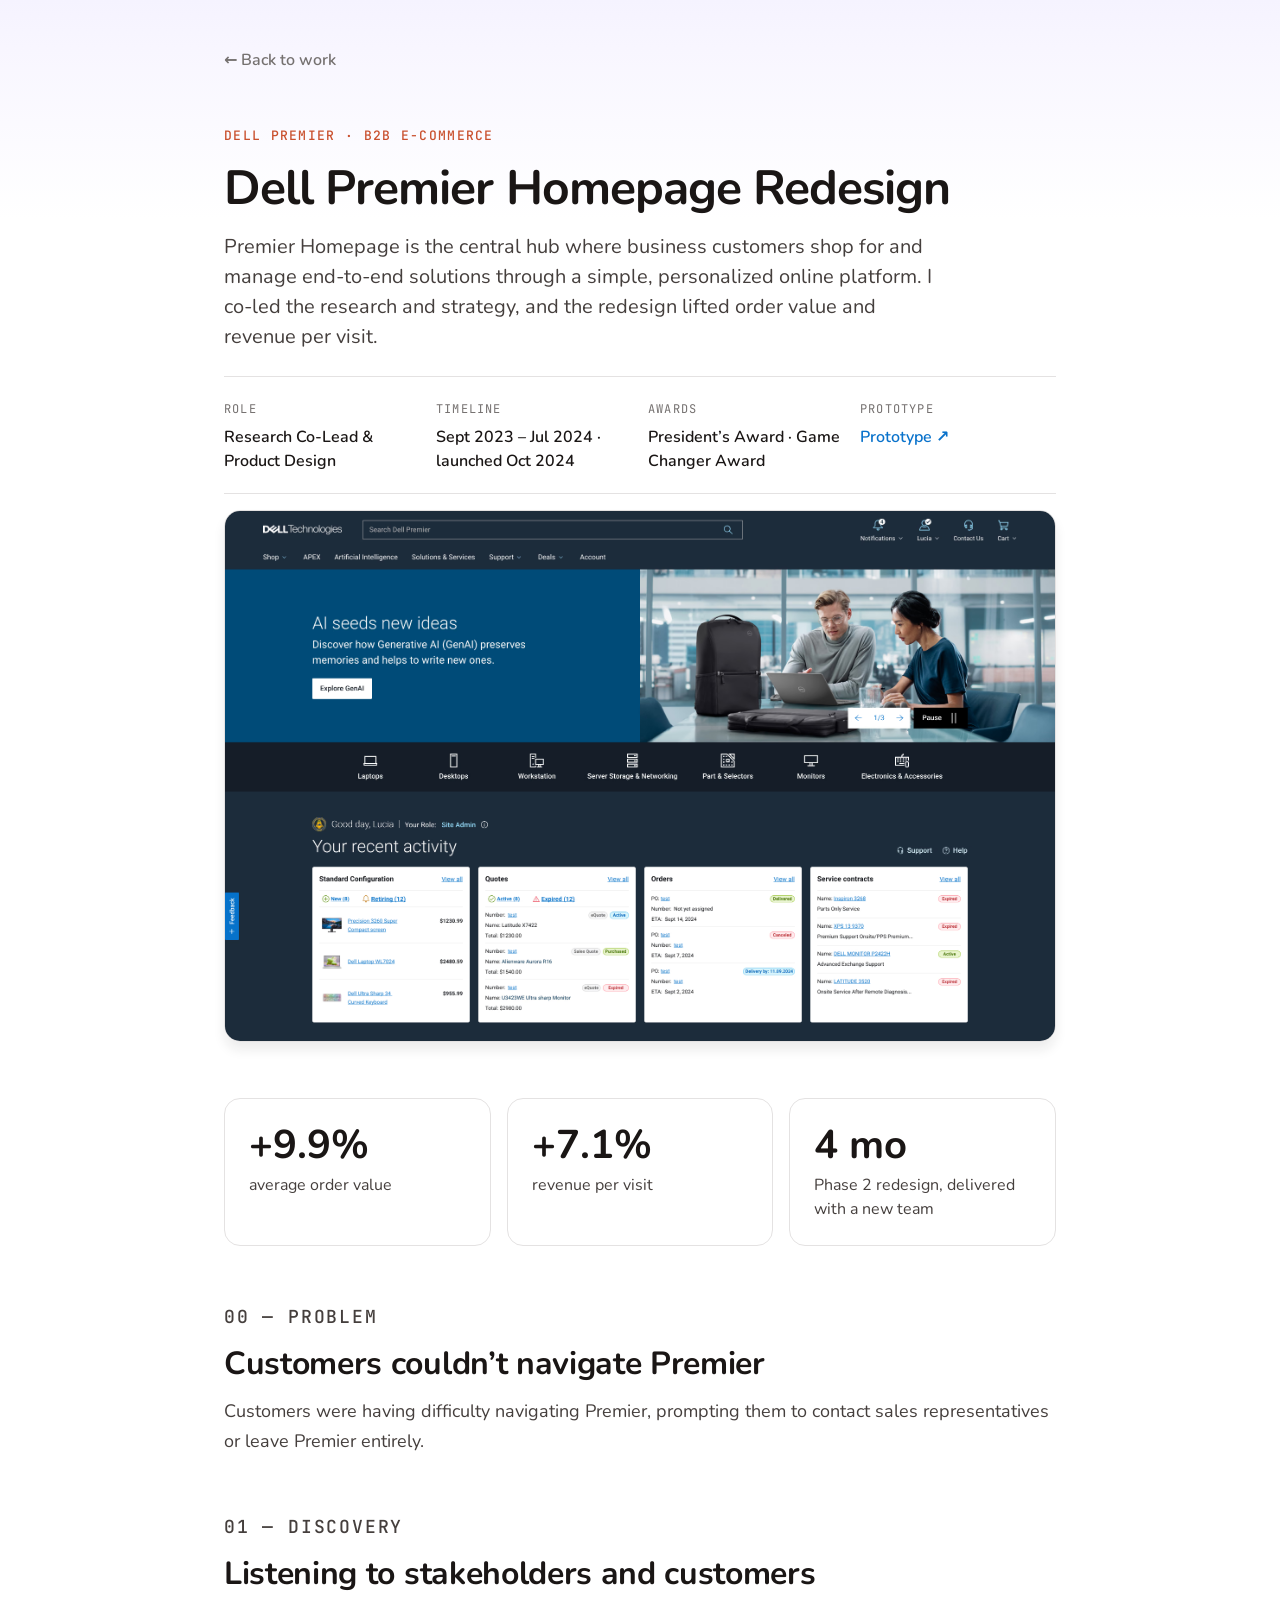
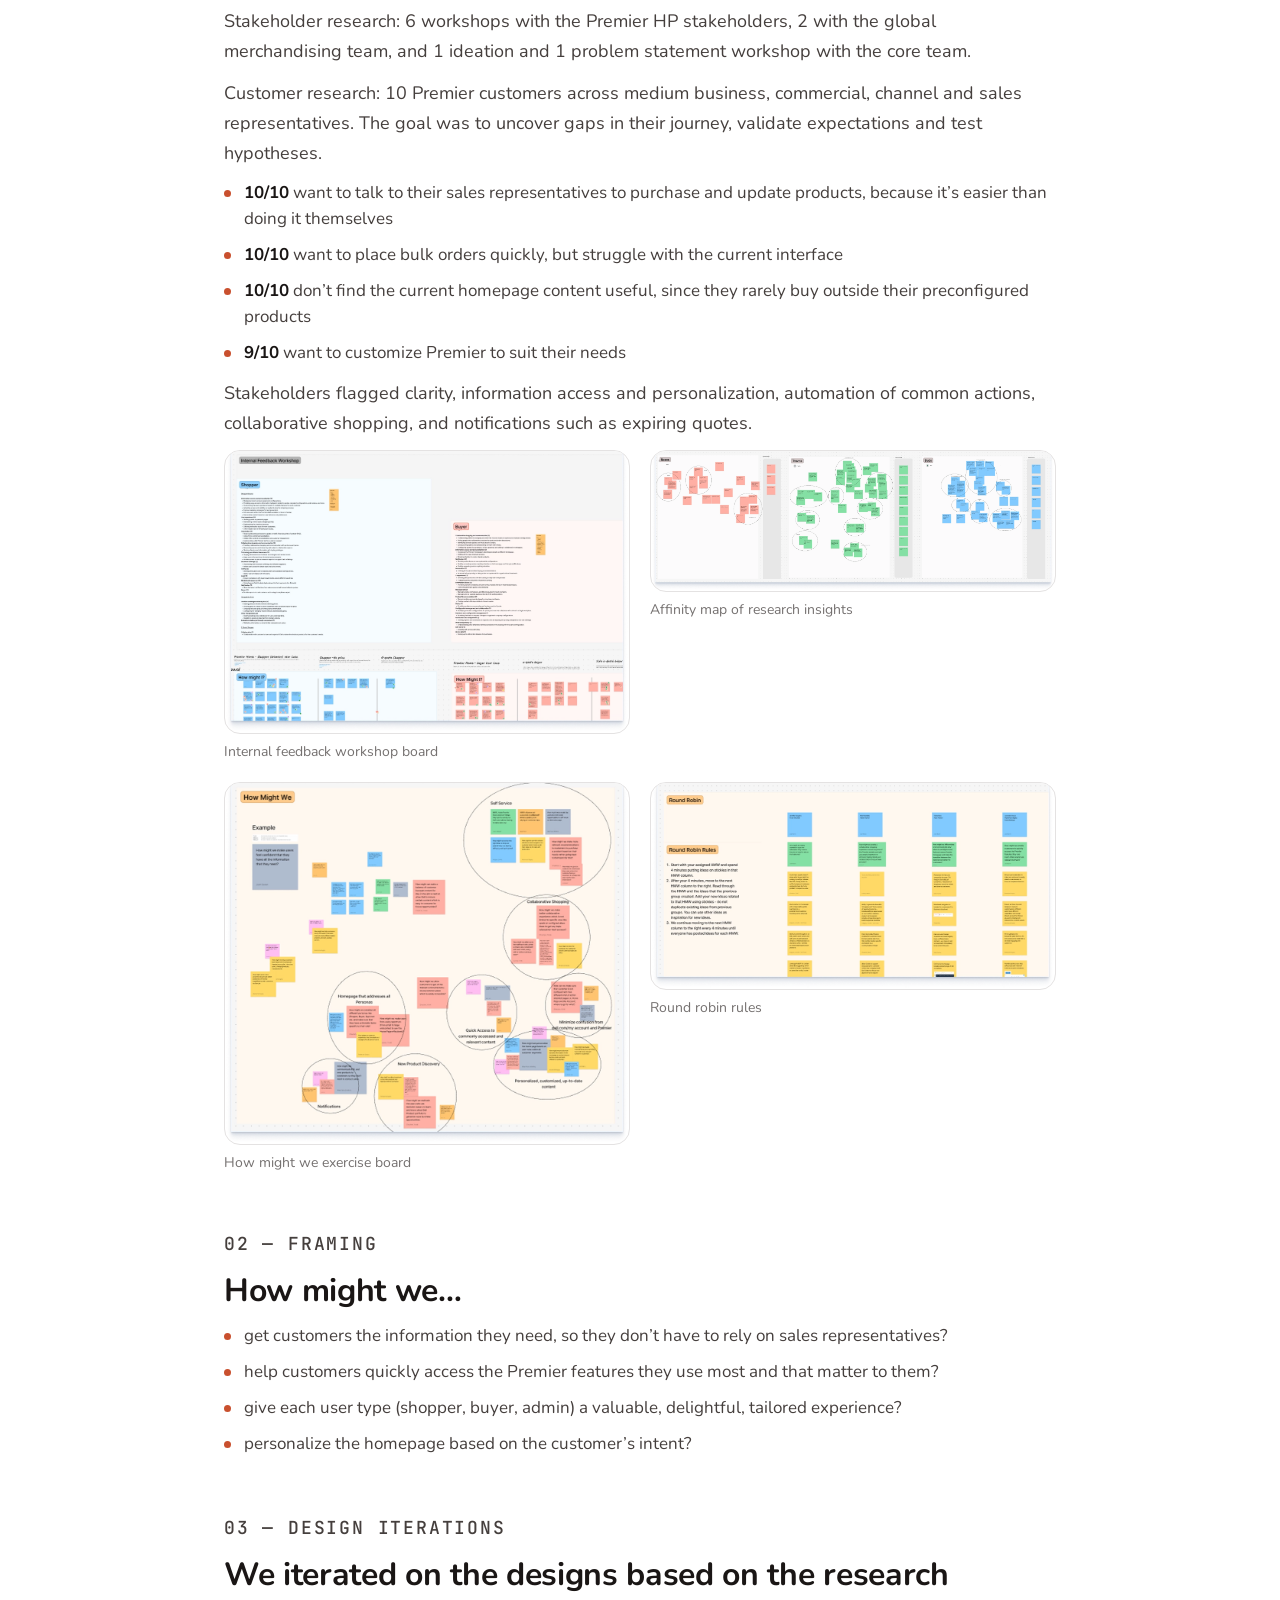
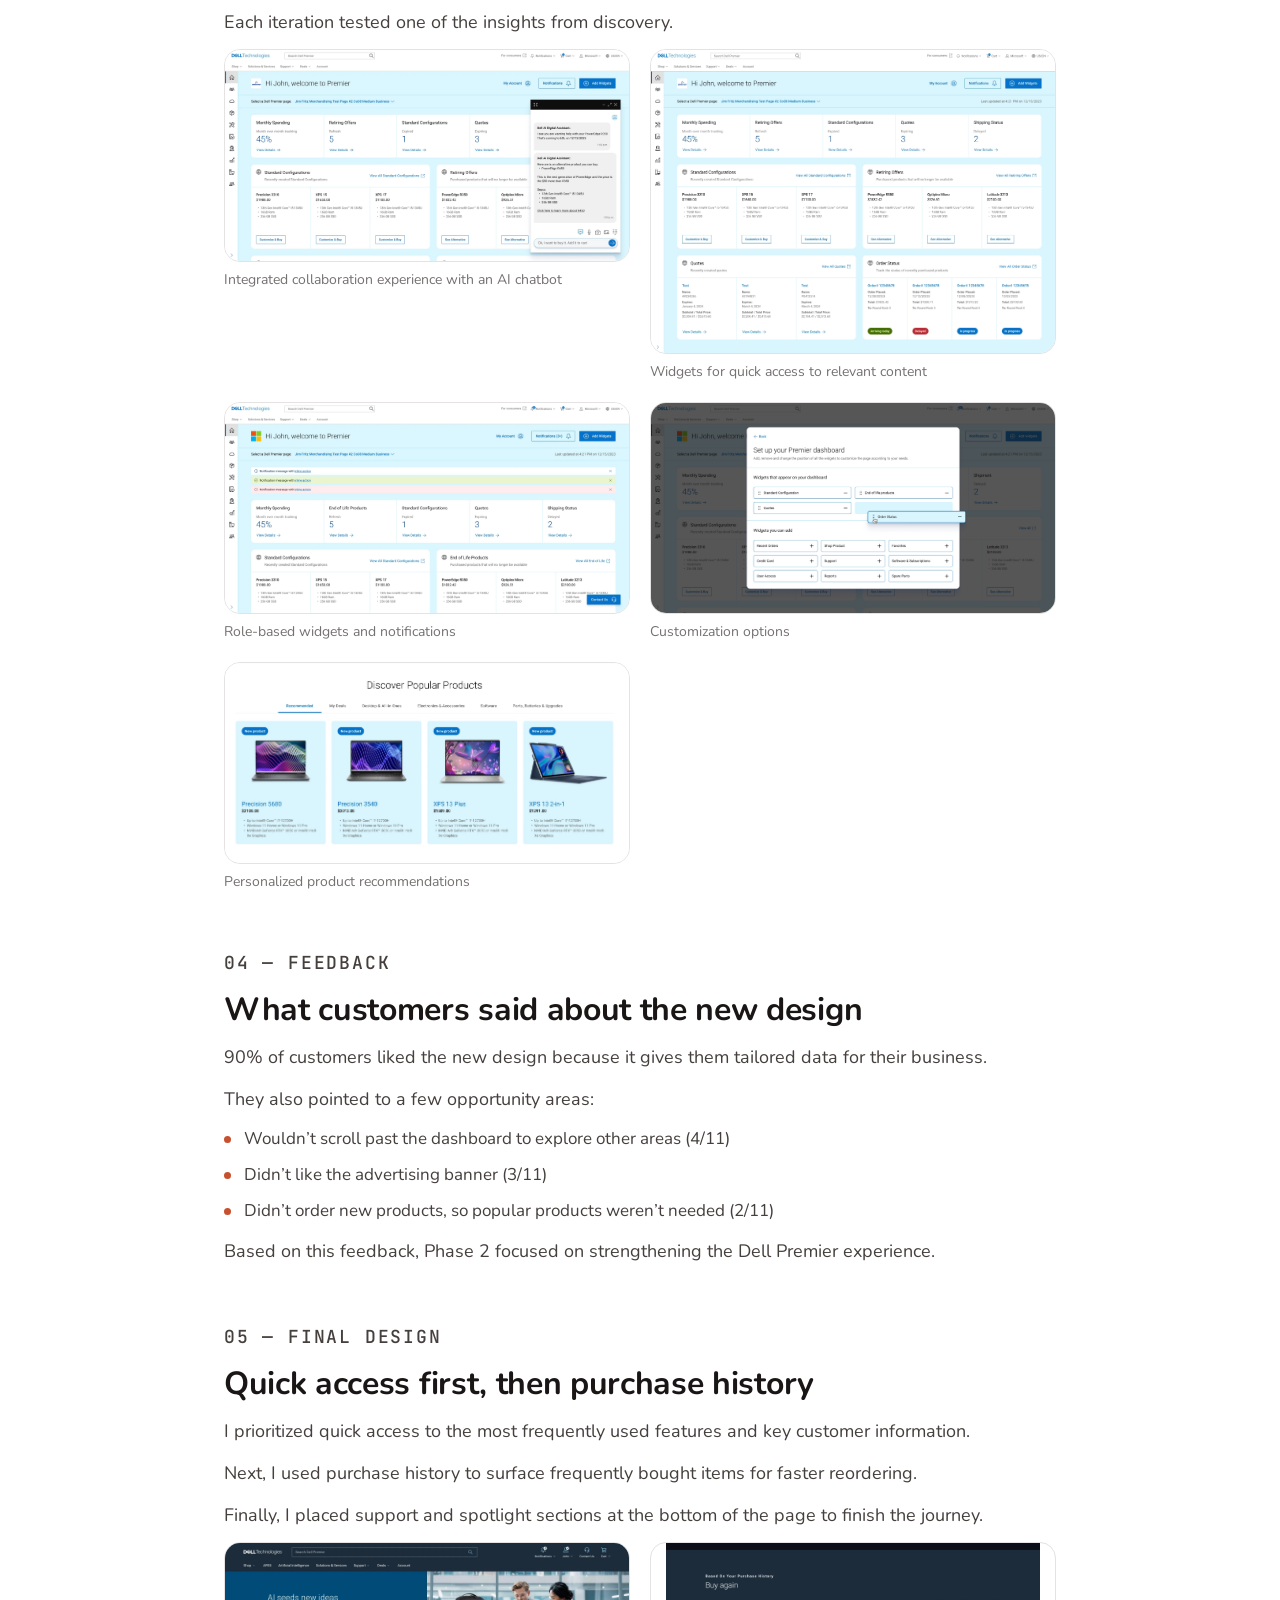
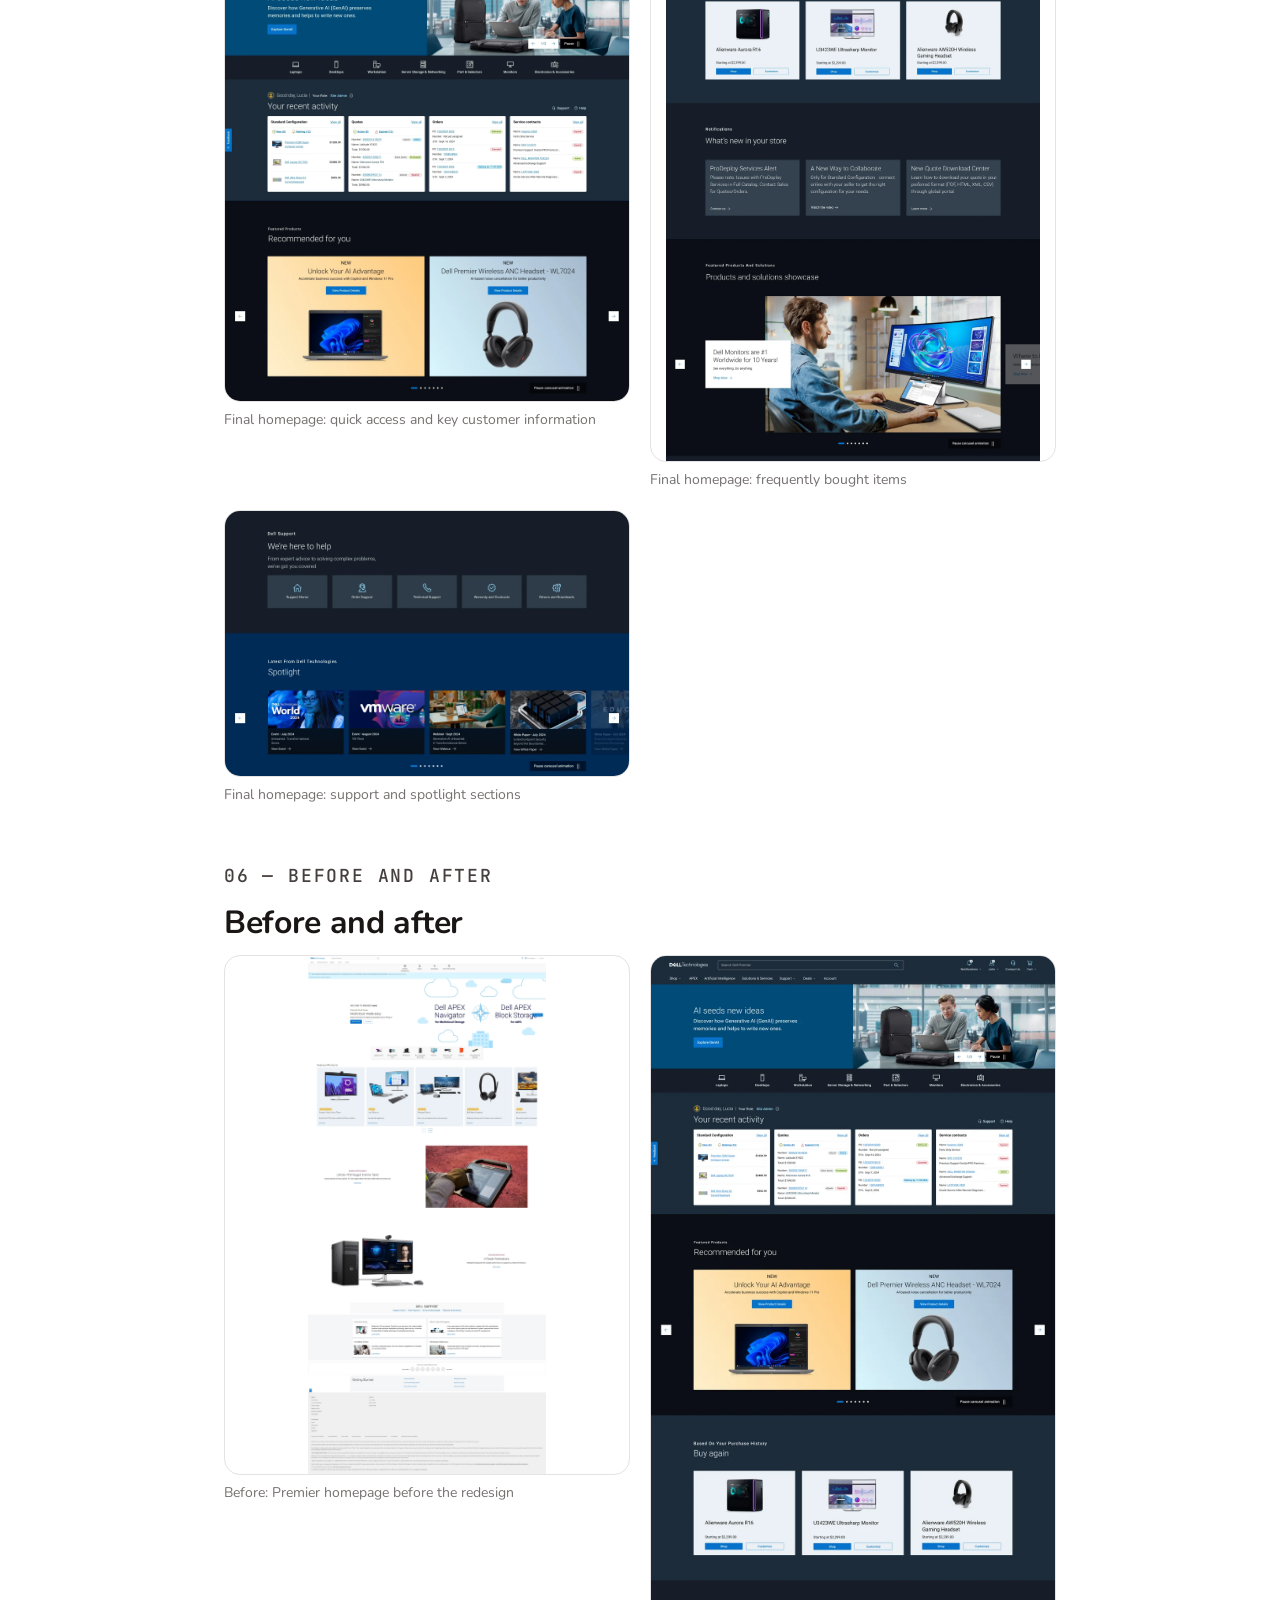
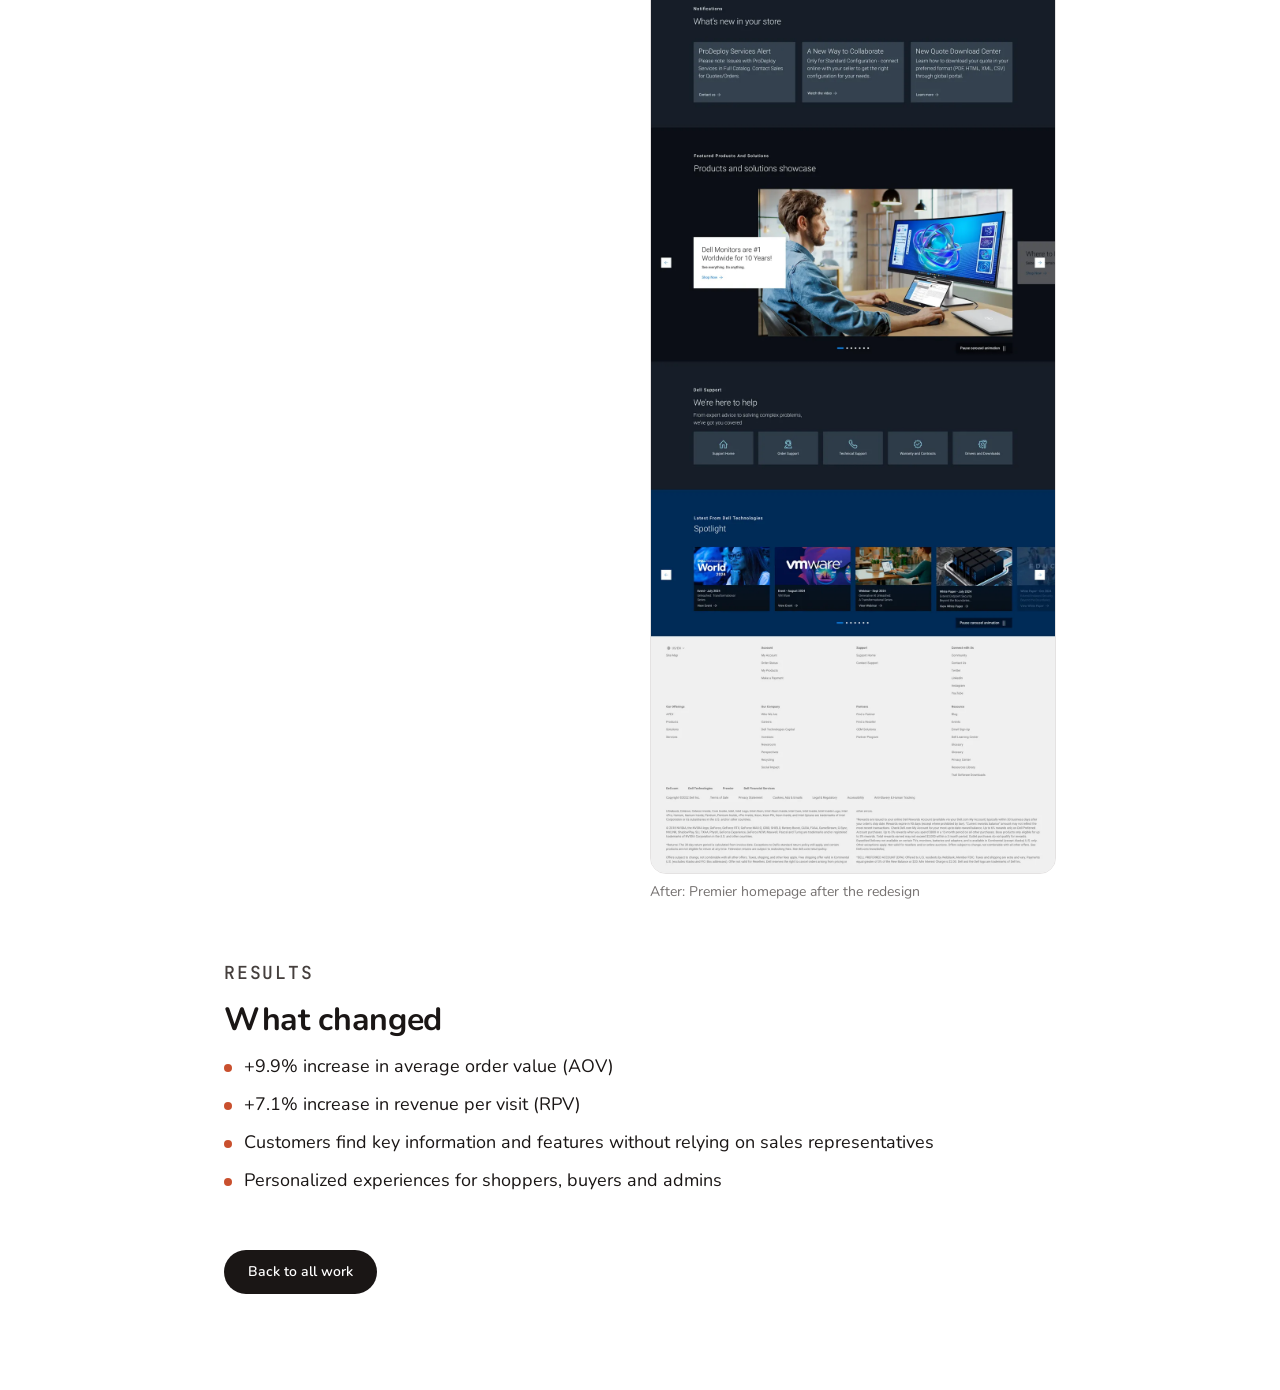
<file: dell-premier-homepage.html>
<!doctype html>
<html lang="en">
<head>
  <meta charset="utf-8">
  <meta name="viewport" content="width=device-width, initial-scale=1">
  <title>Dell Premier Homepage Redesign — Dongyeon (Daniel) Seo</title>
  <meta name="description" content="Dell Premier Homepage Redesign: +9.9% average order value and +7.1% revenue per visit in 4 months.">
  <link rel="preconnect" href="https://fonts.googleapis.com">
  <link rel="preconnect" href="https://fonts.gstatic.com" crossorigin>
  <link href="https://fonts.googleapis.com/css2?family=JetBrains+Mono:wght@500&family=Nunito:wght@400;600;700&display=swap" rel="stylesheet">
  <link rel="stylesheet" href="../styles.css">
  <link rel="stylesheet" href="case-study.css">
</head>
<body>
  <main class="case">
    <a class="case__back" href="../index.html#work">← Back to work</a>

    <header class="case__hero">
      <p class="label">Dell Premier · B2B e-commerce</p>
      <h1>Dell Premier Homepage Redesign</h1>
      <p class="case__lede">Premier Homepage is the central hub where business customers shop for and manage end-to-end solutions through a simple, personalized online platform. I co-led the research and strategy, and the redesign lifted order value and revenue per visit.</p>
      <dl class="case__meta">
        <div><dt>Role</dt><dd>Research Co-Lead &amp; Product Design</dd></div>
        <div><dt>Timeline</dt><dd>Sept 2023 – Jul 2024 · launched Oct 2024</dd></div>
        <div><dt>Awards</dt><dd>President’s Award · Game Changer Award</dd></div>
        <div><dt>Prototype</dt><dd><a href="https://www.figma.com/proto/COyS6hS04gineCaky7pGg0/Untitled?node-id=0-7327&amp;t=ZRj6O4XdetiHhuwh-8&amp;scaling=scale-down-width&amp;content-scaling=fixed&amp;page-id=0%3A1&amp;starting-point-node-id=0%3A7327&amp;hide-ui=1" target="_blank" rel="noopener">Prototype <span aria-hidden="true">↗</span></a></dd></div>
      </dl>
      <img class="case__image" src="project-dell-home.png" alt="Dell Premier homepage redesign screenshot" width="1920" height="1227">
    </header>

    <section class="case__stats" aria-label="Results">
      <div><p class="case__num">+9.9%</p><p>average order value</p></div>
      <div><p class="case__num">+7.1%</p><p>revenue per visit</p></div>
      <div><p class="case__num">4 mo</p><p>Phase 2 redesign, delivered with a new team</p></div>
    </section>

    <section class="case__section case__section--wide">
      <p class="label">00 — Problem</p>
      <h2>Customers couldn’t navigate Premier</h2>
      <p>Customers were having difficulty navigating Premier, prompting them to contact sales representatives or leave Premier entirely.</p>

    </section>

    <section class="case__section case__section--wide">
      <p class="label">01 — Discovery</p>
      <h2>Listening to stakeholders and customers</h2>
      <p>Stakeholder research: 6 workshops with the Premier HP stakeholders, 2 with the global merchandising team, and 1 ideation and 1 problem statement workshop with the core team.</p>
      <p>Customer research: 10 Premier customers across medium business, commercial, channel and sales representatives. The goal was to uncover gaps in their journey, validate expectations and test hypotheses.</p>
      <ul class="case__list">
        <li><strong>10/10</strong> want to talk to their sales representatives to purchase and update products, because it’s easier than doing it themselves</li>
        <li><strong>10/10</strong> want to place bulk orders quickly, but struggle with the current interface</li>
        <li><strong>10/10</strong> don’t find the current homepage content useful, since they rarely buy outside their preconfigured products</li>
        <li><strong>9/10</strong> want to customize Premier to suit their needs</li>
      </ul>
      <p class="case__sub">Stakeholders flagged clarity, information access and personalization, automation of common actions, collaborative shopping, and notifications such as expiring quotes.</p>
      <div class="artifact-grid">
      <figure class="artifact"><img src="Interanl_Feedback.webp" alt="Internal feedback workshop board" loading="lazy"><figcaption>Internal feedback workshop board</figcaption></figure>
      <figure class="artifact"><img src="image_953.webp" alt="Affinity map of research insights" loading="lazy"><figcaption>Affinity map of research insights</figcaption></figure>
      <figure class="artifact"><img src="image_2.webp" alt="How might we exercise board" loading="lazy"><figcaption>How might we exercise board</figcaption></figure>
      <figure class="artifact"><img src="image_4.webp" alt="Round robin rules" loading="lazy"><figcaption>Round robin rules</figcaption></figure>
      </div>
    </section>

    <section class="case__section case__section--wide">
      <p class="label">02 — Framing</p>
      <h2>How might we…</h2>

      <ul class="case__list">
        <li>get customers the information they need, so they don’t have to rely on sales representatives?</li>
        <li>help customers quickly access the Premier features they use most and that matter to them?</li>
        <li>give each user type (shopper, buyer, admin) a valuable, delightful, tailored experience?</li>
        <li>personalize the homepage based on the customer’s intent?</li>
      </ul>
    </section>

    <section class="case__section case__section--wide">
      <p class="label">03 — Design iterations</p>
      <h2>We iterated on the designs based on the research</h2>
      <p>Each iteration tested one of the insights from discovery.</p>
      <div class="artifact-grid">
      <figure class="artifact"><img src="Collaborative_experience.webp" alt="Integrated collaboration experience with an AI chatbot" loading="lazy"><figcaption>Integrated collaboration experience with an AI chatbot</figcaption></figure>
      <figure class="artifact"><img src="Quick_access_(2).webp" alt="Widgets for quick access to relevant content" loading="lazy"><figcaption>Widgets for quick access to relevant content</figcaption></figure>
      <figure class="artifact"><img src="Active_User.webp" alt="Role-based widgets and notifications" loading="lazy"><figcaption>Role-based widgets and notifications</figcaption></figure>
      <figure class="artifact"><img src="Active_User (1).webp" alt="Customization options" loading="lazy"><figcaption>Customization options</figcaption></figure>
      <figure class="artifact"><img src="c5b7d841-cd75-43b5-9d7d-7e8eefa63e82.webp" alt="Personalized product recommendations" loading="lazy"><figcaption>Personalized product recommendations</figcaption></figure>
      </div>
    </section>

    <section class="case__section case__section--wide">
      <p class="label">04 — Feedback</p>
      <h2>What customers said about the new design</h2>
      <p>90% of customers liked the new design because it gives them tailored data for their business.</p>
      <p>They also pointed to a few opportunity areas:</p>
      <ul class="case__list">
        <li>Wouldn’t scroll past the dashboard to explore other areas (4/11)</li>
        <li>Didn’t like the advertising banner (3/11)</li>
        <li>Didn’t order new products, so popular products weren’t needed (2/11)</li>
      </ul>
      <p class="case__sub">Based on this feedback, Phase 2 focused on strengthening the Dell Premier experience.</p>
    </section>

    <section class="case__section case__section--wide">
      <p class="label">05 — Final design</p>
      <h2>Quick access first, then purchase history</h2>
      <p>I prioritized quick access to the most frequently used features and key customer information.</p>
      <p>Next, I used purchase history to surface frequently bought items for faster reordering.</p>
      <p>Finally, I placed support and spotlight sections at the bottom of the page to finish the journey.</p>
      <div class="artifact-grid">
      <figure class="artifact"><img src="77f35586-7287-4b4e-aee9-2641d5697968.webp" alt="Final homepage: quick access and key customer information" loading="lazy"><figcaption>Final homepage: quick access and key customer information</figcaption></figure>
      <figure class="artifact"><img src="cd61ad50-dd5c-418c-b464-914e9a5fc4c2.webp" alt="Final homepage: frequently bought items" loading="lazy"><figcaption>Final homepage: frequently bought items</figcaption></figure>
      <figure class="artifact"><img src="382bf58f-1645-4653-bc8b-4fb1009524a5.webp" alt="Final homepage: support and spotlight sections" loading="lazy"><figcaption>Final homepage: support and spotlight sections</figcaption></figure>
      </div>
    </section>

    <section class="case__section case__section--wide">
      <p class="label">06 — Before and after</p>
      <h2>Before and after</h2>
      <div class="artifact-grid artifact-grid--compare">
        <figure class="artifact"><img src="Frame_3466873_(2).webp" alt="Premier homepage before the redesign" loading="lazy"><figcaption>Before: Premier homepage before the redesign</figcaption></figure>
        <figure class="artifact artifact--tall"><img src="Admin_(6).webp" alt="Premier homepage after the redesign" loading="lazy"><figcaption>After: Premier homepage after the redesign</figcaption></figure>
      </div>
    </section>

    <section class="case__section case__section--list">
      <p class="label">Results</p>
      <h2>What changed</h2>
      <ul>
        <li>+9.9% increase in average order value (AOV)</li>
        <li>+7.1% increase in revenue per visit (RPV)</li>
        <li>Customers find key information and features without relying on sales representatives</li>
        <li>Personalized experiences for shoppers, buyers and admins</li>
      </ul>
    </section>

    <footer class="case__footer">
      <a class="btn btn--primary" href="../index.html#work">Back to all work</a>
    </footer>
  </main>
</body>
</html>
</file>
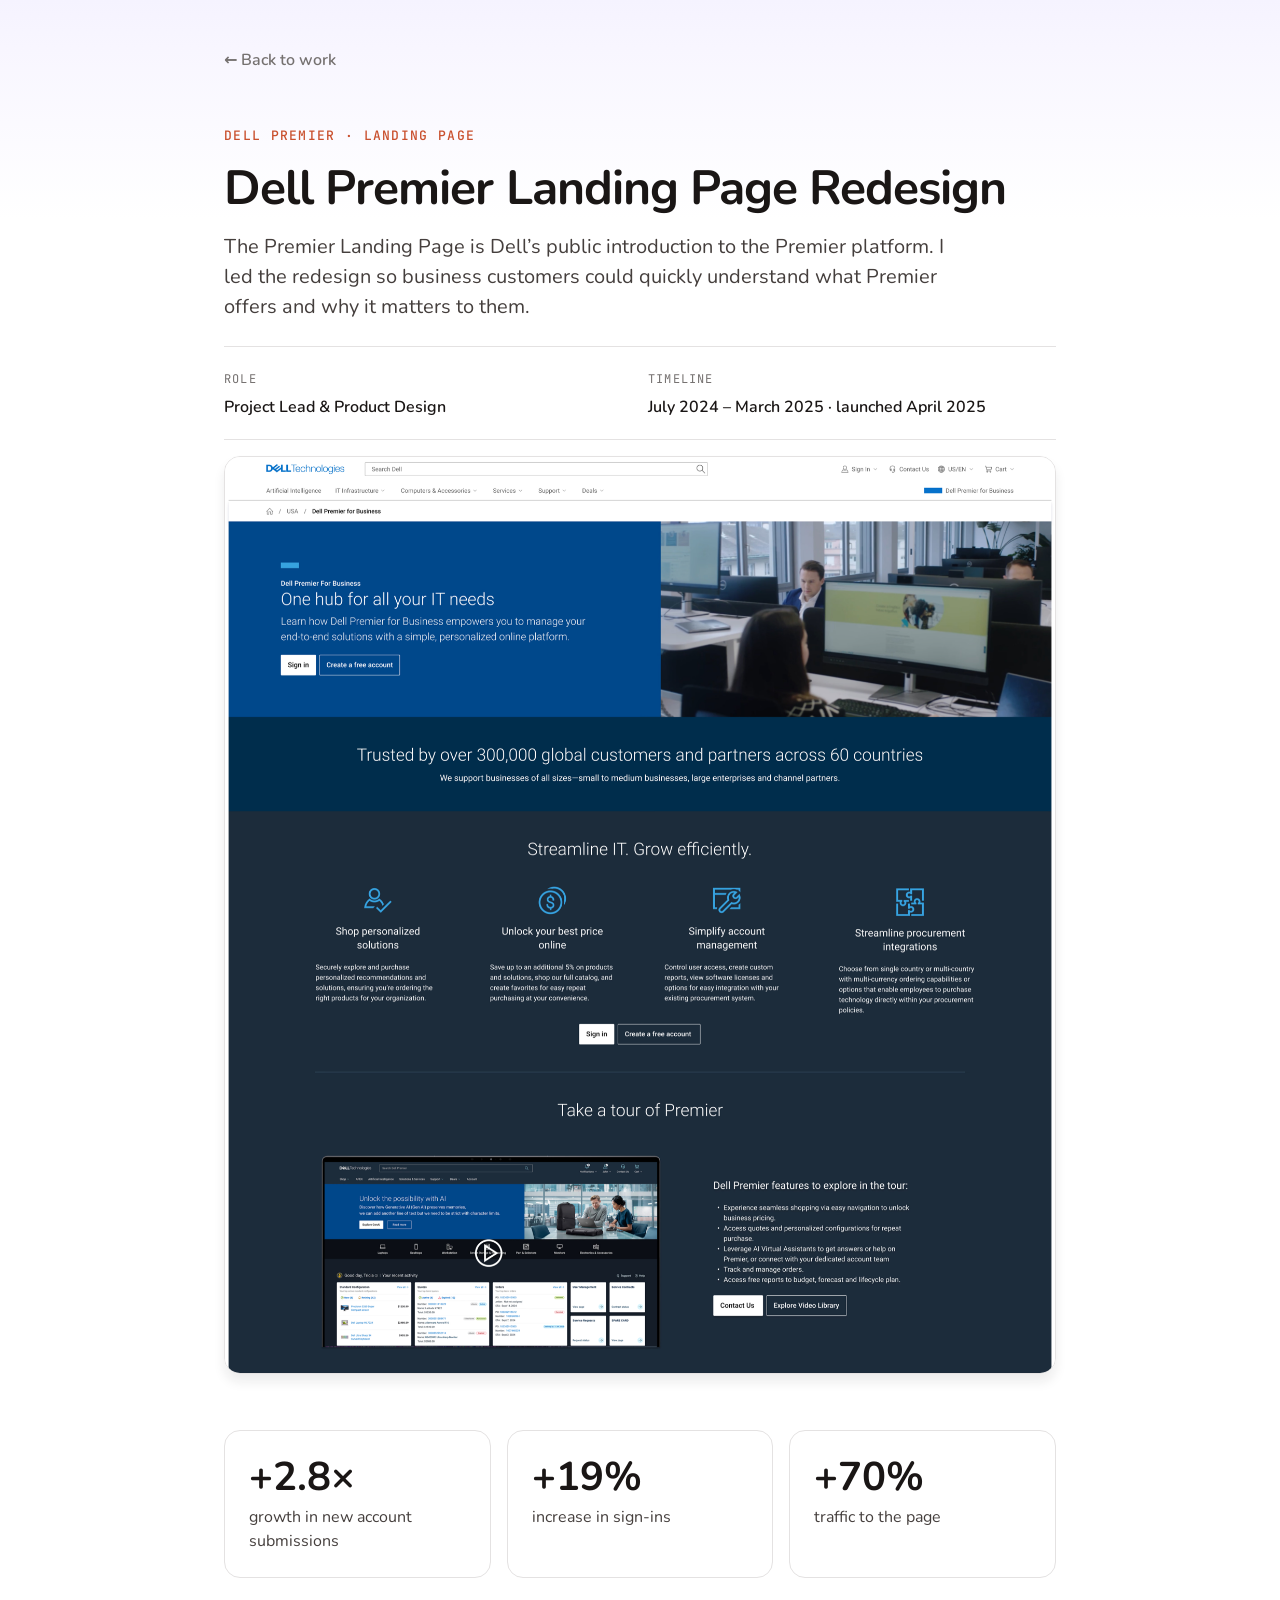
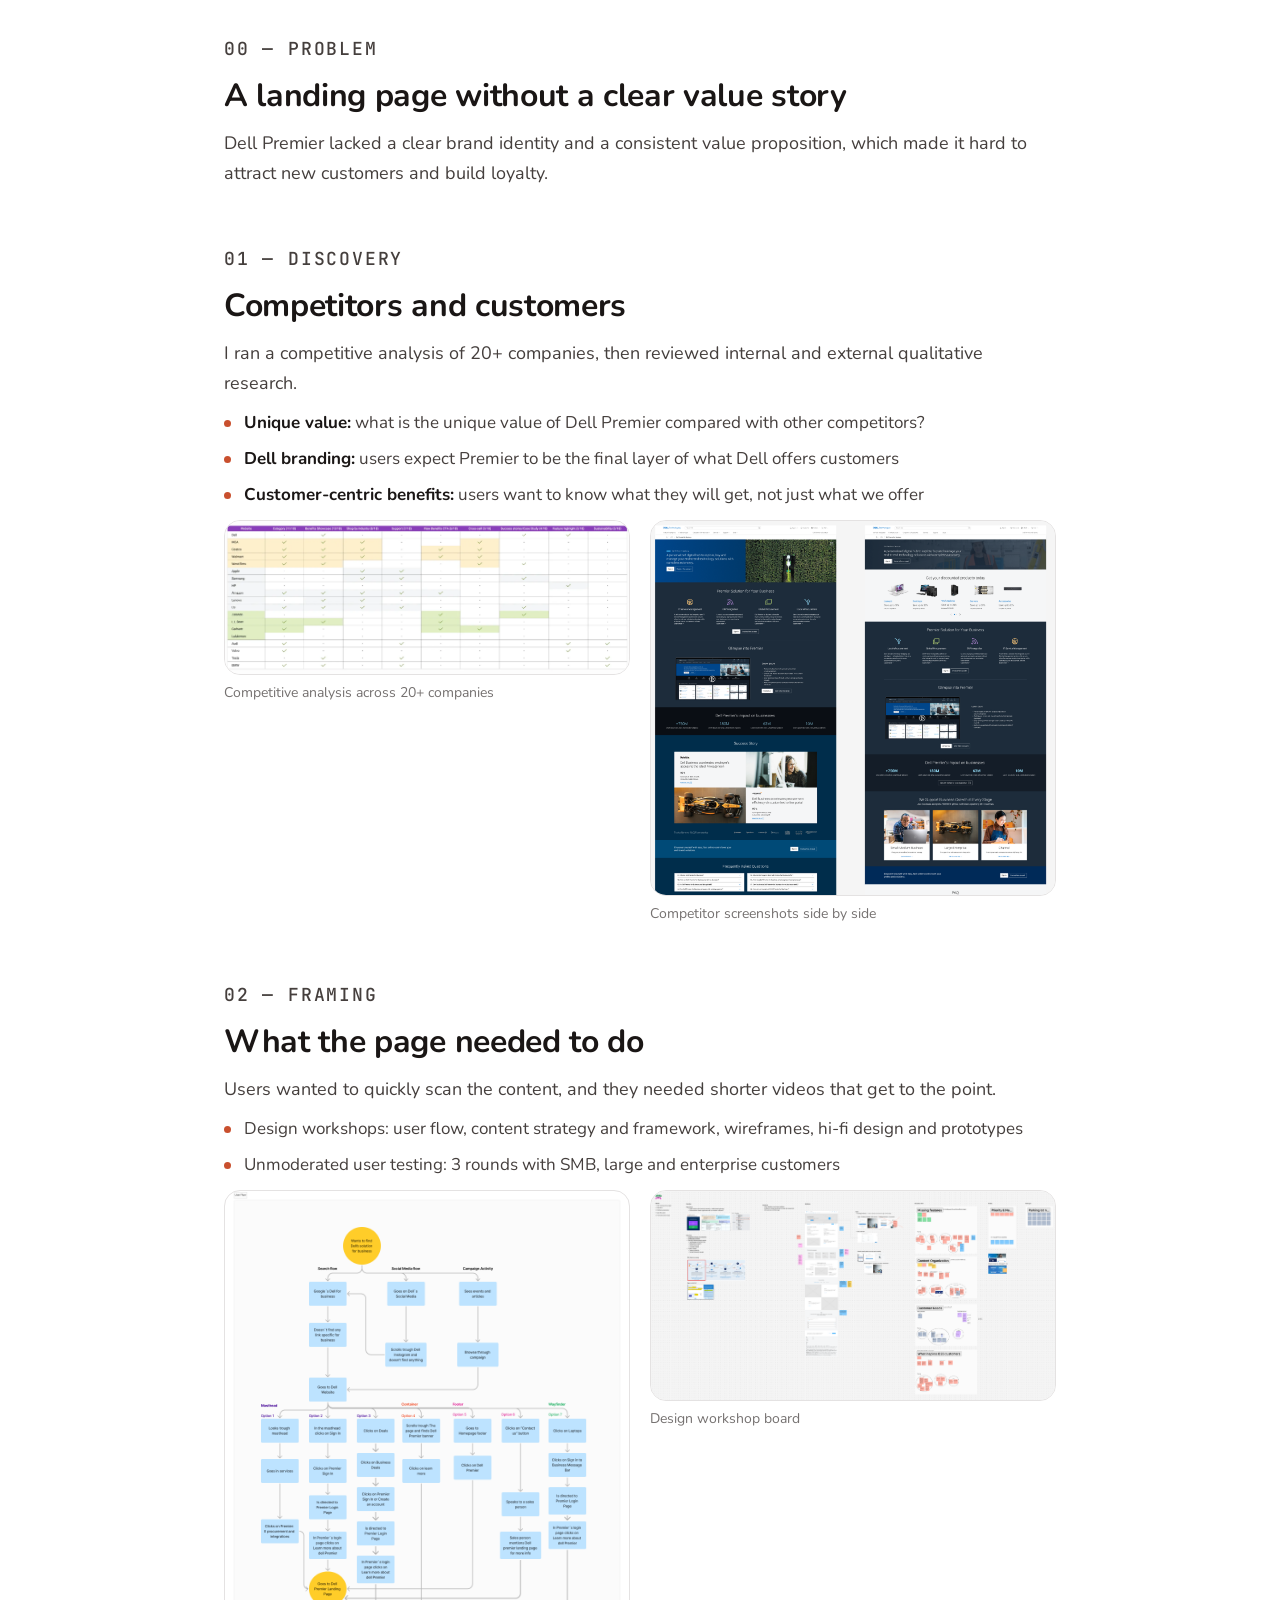
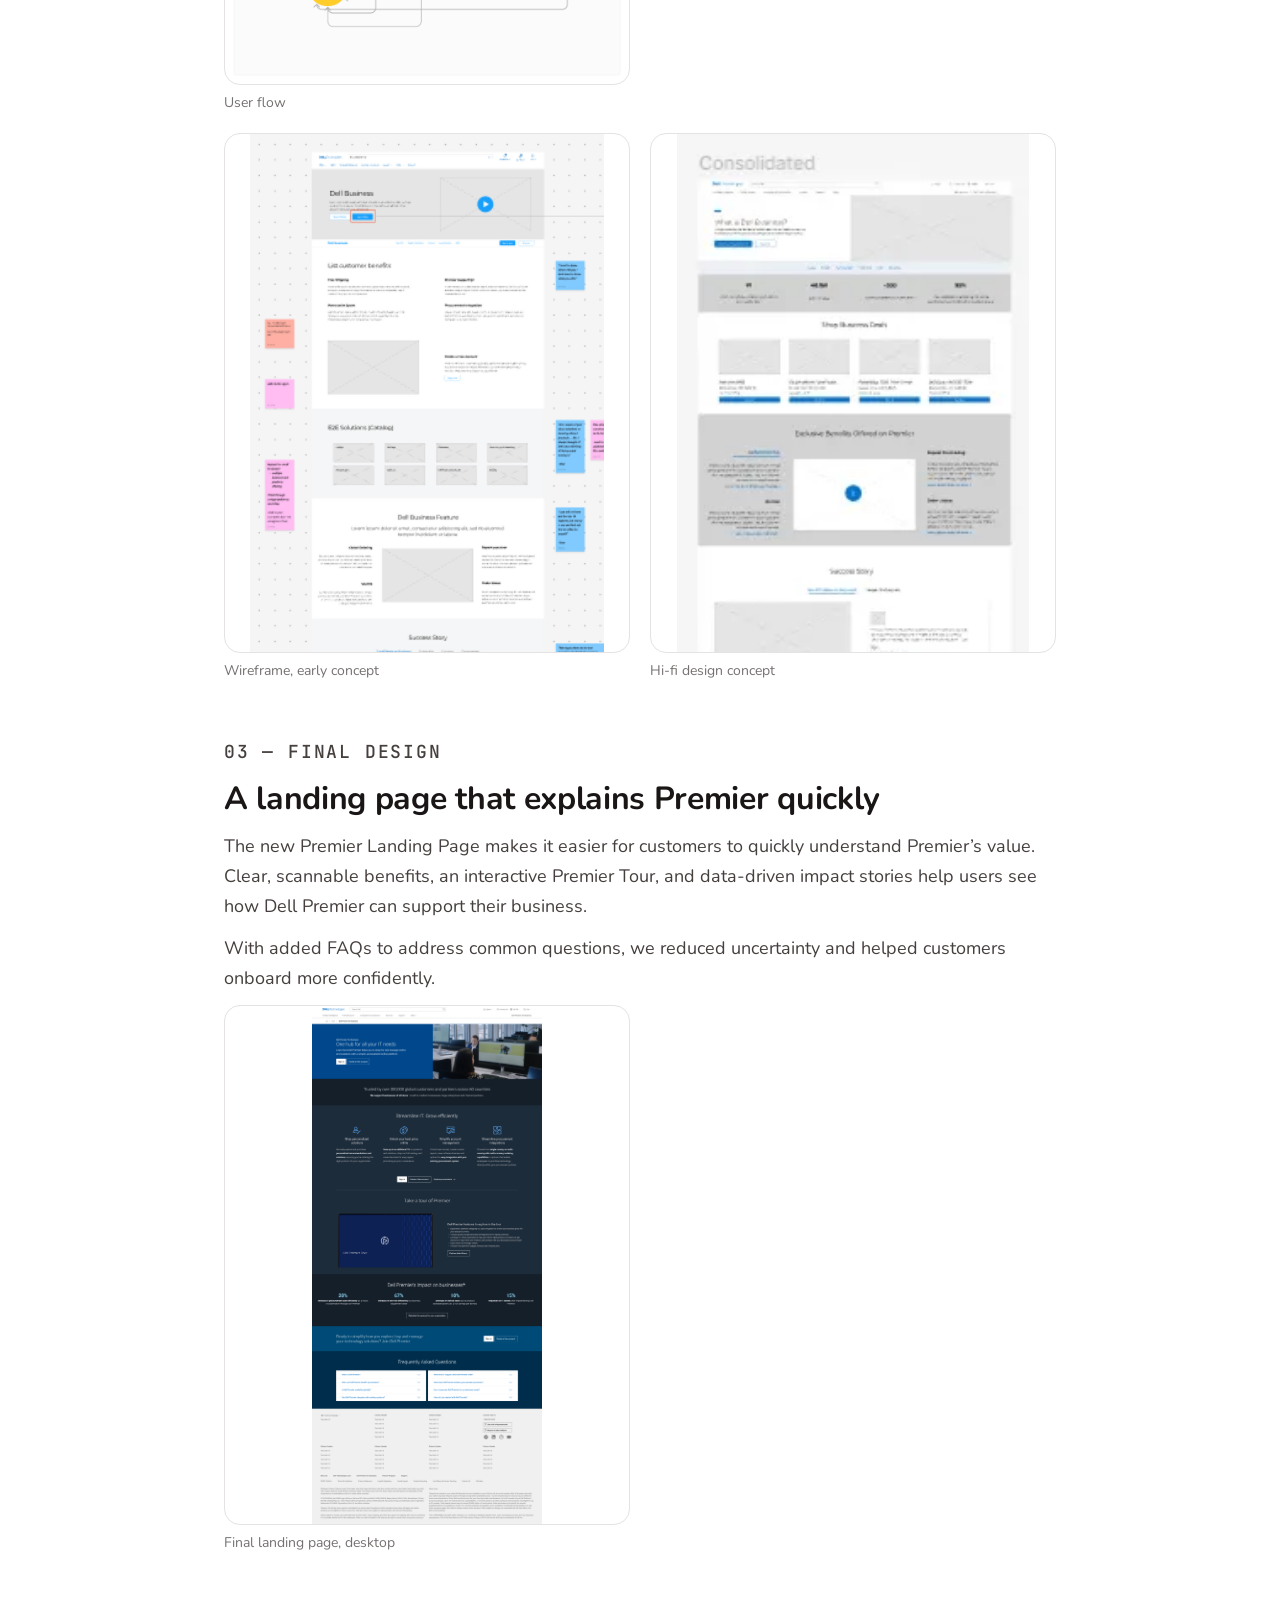
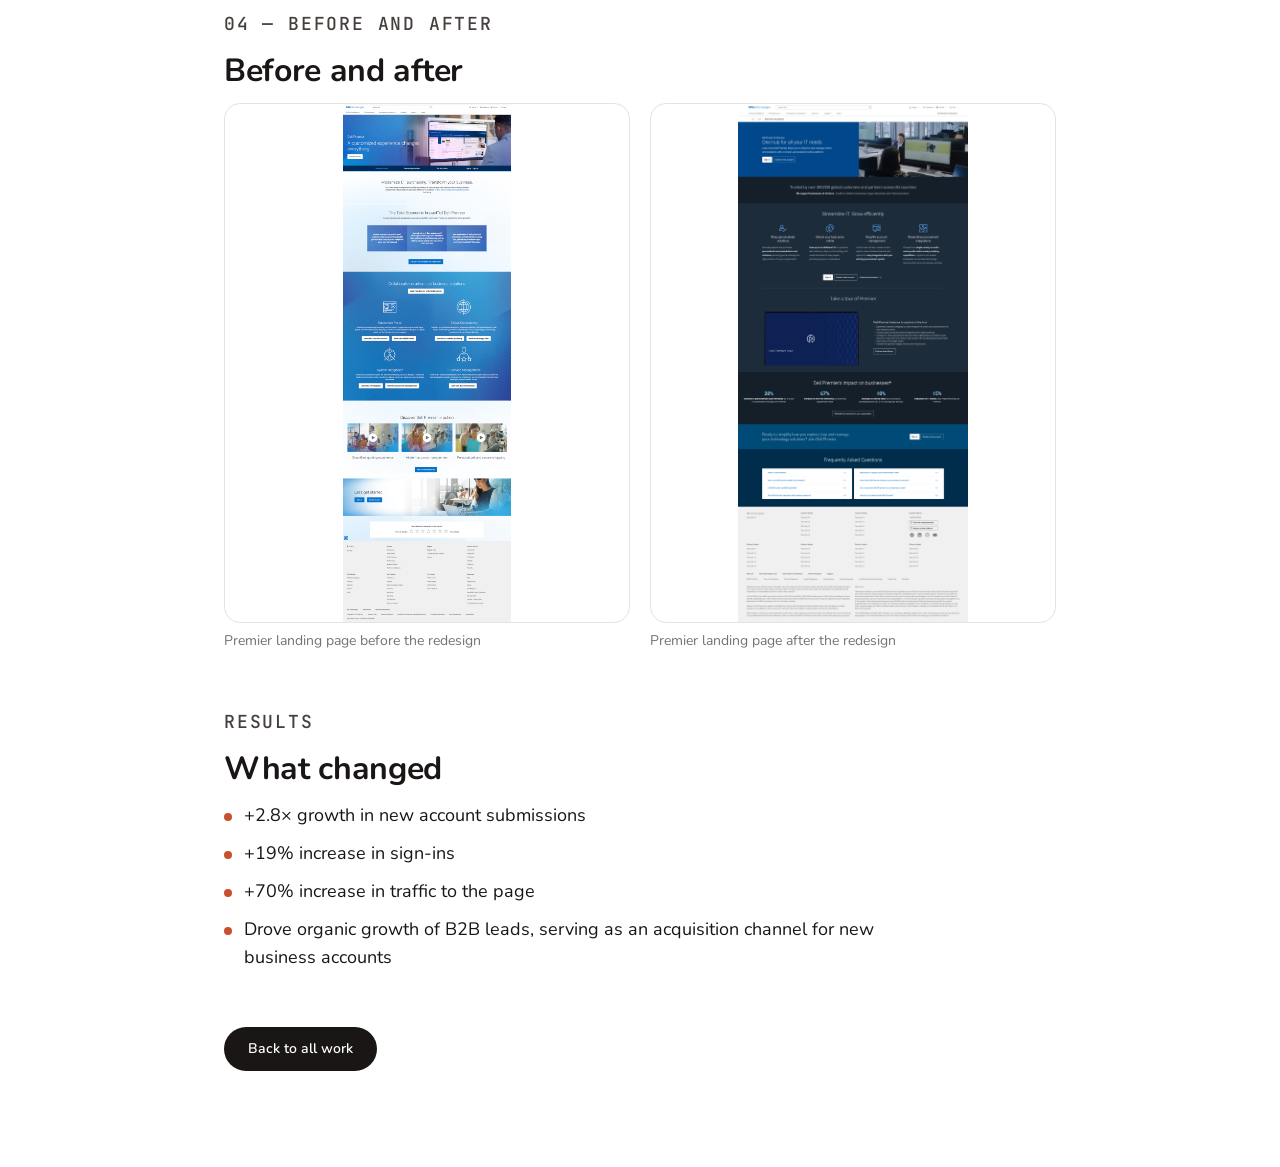
<file: premier-landing-page.html>
<!doctype html>
<html lang="en">
<head>
  <meta charset="utf-8">
  <meta name="viewport" content="width=device-width, initial-scale=1">
  <title>Dell Premier Landing Page Redesign — Dongyeon (Daniel) Seo</title>
  <meta name="description" content="Dell Premier landing page redesign: +2.8× new account submissions and +19% sign-ins.">
  <link rel="preconnect" href="https://fonts.googleapis.com">
  <link rel="preconnect" href="https://fonts.gstatic.com" crossorigin>
  <link href="https://fonts.googleapis.com/css2?family=JetBrains+Mono:wght@500&family=Nunito:wght@400;600;700&display=swap" rel="stylesheet">
  <link rel="stylesheet" href="../styles.css">
  <link rel="stylesheet" href="case-study.css">
</head>
<body>
  <main class="case">
    <a class="case__back" href="../index.html#work">← Back to work</a>

    <header class="case__hero">
      <p class="label">Dell Premier · Landing page</p>
      <h1>Dell Premier Landing Page Redesign</h1>
      <p class="case__lede">The Premier Landing Page is Dell’s public introduction to the Premier platform. I led the redesign so business customers could quickly understand what Premier offers and why it matters to them.</p>
      <dl class="case__meta">
        <div><dt>Role</dt><dd>Project Lead &amp; Product Design</dd></div>
        <div><dt>Timeline</dt><dd>July 2024 – March 2025 · launched April 2025</dd></div>
      </dl>
      <img class="case__image" src="project-dell-landing.png" alt="Dell Premier landing page redesign screenshot" width="1600" height="1766">
    </header>

    <section class="case__stats" aria-label="Results">
      <div><p class="case__num">+2.8×</p><p>growth in new account submissions</p></div>
      <div><p class="case__num">+19%</p><p>increase in sign-ins</p></div>
      <div><p class="case__num">+70%</p><p>traffic to the page</p></div>
    </section>

    <section class="case__section case__section--wide">
      <p class="label">00 — Problem</p>
      <h2>A landing page without a clear value story</h2>
      <p>Dell Premier lacked a clear brand identity and a consistent value proposition, which made it hard to attract new customers and build loyalty.</p>

    </section>

    <section class="case__section case__section--wide">
      <p class="label">01 — Discovery</p>
      <h2>Competitors and customers</h2>
      <p>I ran a competitive analysis of 20+ companies, then reviewed internal and external qualitative research.</p>
      <ul class="case__list">
        <li><strong>Unique value:</strong> what is the unique value of Dell Premier compared with other competitors?</li>
        <li><strong>Dell branding:</strong> users expect Premier to be the final layer of what Dell offers customers</li>
        <li><strong>Customer-centric benefits:</strong> users want to know what they will get, not just what we offer</li>
      </ul>
      <div class="artifact-grid">
        <figure class="artifact"><img src="image 1132.png" alt="Discovery artifact 1" loading="lazy"><figcaption>Competitive analysis across 20+ companies</figcaption></figure>
        <figure class="artifact"><img src="image 1136.png" alt="Discovery artifact 2" loading="lazy"><figcaption>Competitor screenshots side by side</figcaption></figure>
      </div>
    </section>

    <section class="case__section case__section--wide">
      <p class="label">02 — Framing</p>
      <h2>What the page needed to do</h2>
      <p>Users wanted to quickly scan the content, and they needed shorter videos that get to the point.</p>
      <ul class="case__list">
        <li>Design workshops: user flow, content strategy and framework, wireframes, hi-fi design and prototypes</li>
        <li>Unmoderated user testing: 3 rounds with SMB, large and enterprise customers</li>
      </ul>
      <div class="artifact-grid">
        <figure class="artifact"><img src="User Flow.png" alt="Framing artifact 1" loading="lazy"><figcaption>User flow</figcaption></figure>
        <figure class="artifact"><img src="image 967.png" alt="Framing artifact 2" loading="lazy"><figcaption>Design workshop board</figcaption></figure>
        <figure class="artifact"><img src="image 1134.png" alt="Wireframe, early concept" loading="lazy"><figcaption>Wireframe, early concept</figcaption></figure>
        <figure class="artifact"><img src="image 1135.png" alt="Hi-fi design concept" loading="lazy"><figcaption>Hi-fi design concept</figcaption></figure>
      </div>
    </section>

    <section class="case__section case__section--wide">
      <p class="label">03 — Final design</p>
      <h2>A landing page that explains Premier quickly</h2>
      <p>The new Premier Landing Page makes it easier for customers to quickly understand Premier’s value. Clear, scannable benefits, an interactive Premier Tour, and data-driven impact stories help users see how Dell Premier can support their business.</p>
      <p>With added FAQs to address common questions, we reduced uncertainty and helped customers onboard more confidently.</p>
      <div class="artifact-grid">
        <figure class="artifact"><img src="Final - Desktop.png" alt="Final landing page, desktop" loading="lazy"><figcaption>Final landing page, desktop</figcaption></figure>
      </div>
    </section>

    <section class="case__section case__section--wide">
      <p class="label">04 — Before and after</p>
      <h2>Before and after</h2>

      <div class="artifact-grid artifact-grid--compare">
        <figure class="artifact"><img src="OLD.png" alt="Premier landing page before the redesign" loading="lazy"><figcaption>Premier landing page before the redesign</figcaption></figure>
        <figure class="artifact"><img src="Final - Desktop.png" alt="Premier landing page after the redesign" loading="lazy"><figcaption>Premier landing page after the redesign</figcaption></figure>
      </div>
    </section>

    <section class="case__section case__section--list">
      <p class="label">Results</p>
      <h2>What changed</h2>
      <ul>
        <li>+2.8× growth in new account submissions</li>
        <li>+19% increase in sign-ins</li>
        <li>+70% increase in traffic to the page</li>
        <li>Drove organic growth of B2B leads, serving as an acquisition channel for new business accounts</li>
      </ul>
    </section>

    <footer class="case__footer">
      <a class="btn btn--primary" href="../index.html#work">Back to all work</a>
    </footer>
  </main>
</body>
</html>
</file>
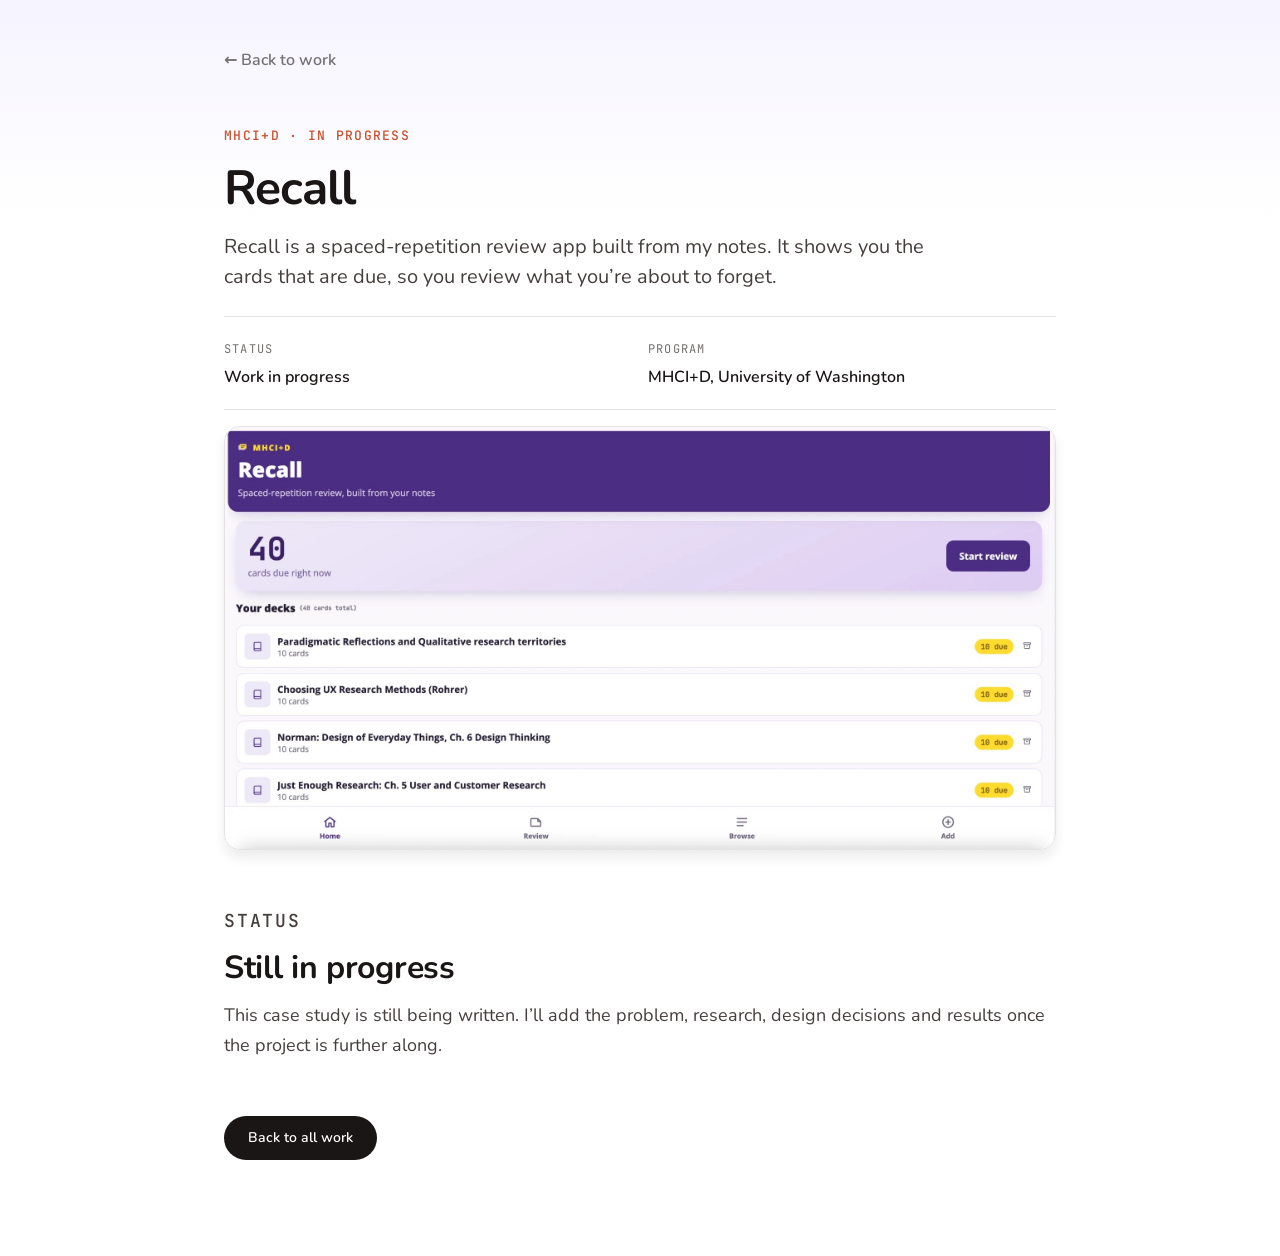
<file: recall.html>
<!doctype html>
<html lang="en">
<head>
  <meta charset="utf-8">
  <meta name="viewport" content="width=device-width, initial-scale=1">
  <title>Recall (In progress) — Dongyeon (Daniel) Seo</title>
  <meta name="description" content="Dell Premier Homepage Redesign: +9.9% average order value and +7.1% revenue per visit in 4 months.">
  <link rel="preconnect" href="https://fonts.googleapis.com">
  <link rel="preconnect" href="https://fonts.gstatic.com" crossorigin>
  <link href="https://fonts.googleapis.com/css2?family=JetBrains+Mono:wght@500&family=Nunito:wght@400;600;700&display=swap" rel="stylesheet">
  <link rel="stylesheet" href="../styles.css">
  <link rel="stylesheet" href="case-study.css">
</head>
<body>
  <main class="case">
    <a class="case__back" href="../index.html#work">← Back to work</a>

    <header class="case__hero">
      <p class="label">MHCI+D · In progress</p>
      <h1>Recall</h1>
      <p class="case__lede">Recall is a spaced-repetition review app built from my notes. It shows you the cards that are due, so you review what you’re about to forget.</p>
      <dl class="case__meta">
        <div><dt>Status</dt><dd>Work in progress</dd></div>
        <div><dt>Program</dt><dd>MHCI+D, University of Washington</dd></div>
      </dl>
      <img class="case__image" src="project-recall.jpg" alt="Recall app home screen showing cards due and decks" width="2000" height="1016">
    </header>

    <section class="case__section case__section--wide">
      <p class="label">Status</p>
      <h2>Still in progress</h2>
      <p>This case study is still being written. I’ll add the problem, research, design decisions and results once the project is further along.</p>
    </section>

    <footer class="case__footer">
      <a class="btn btn--primary" href="../index.html#work">Back to all work</a>
    </footer>
  </main>
</body>
</html>
</file>
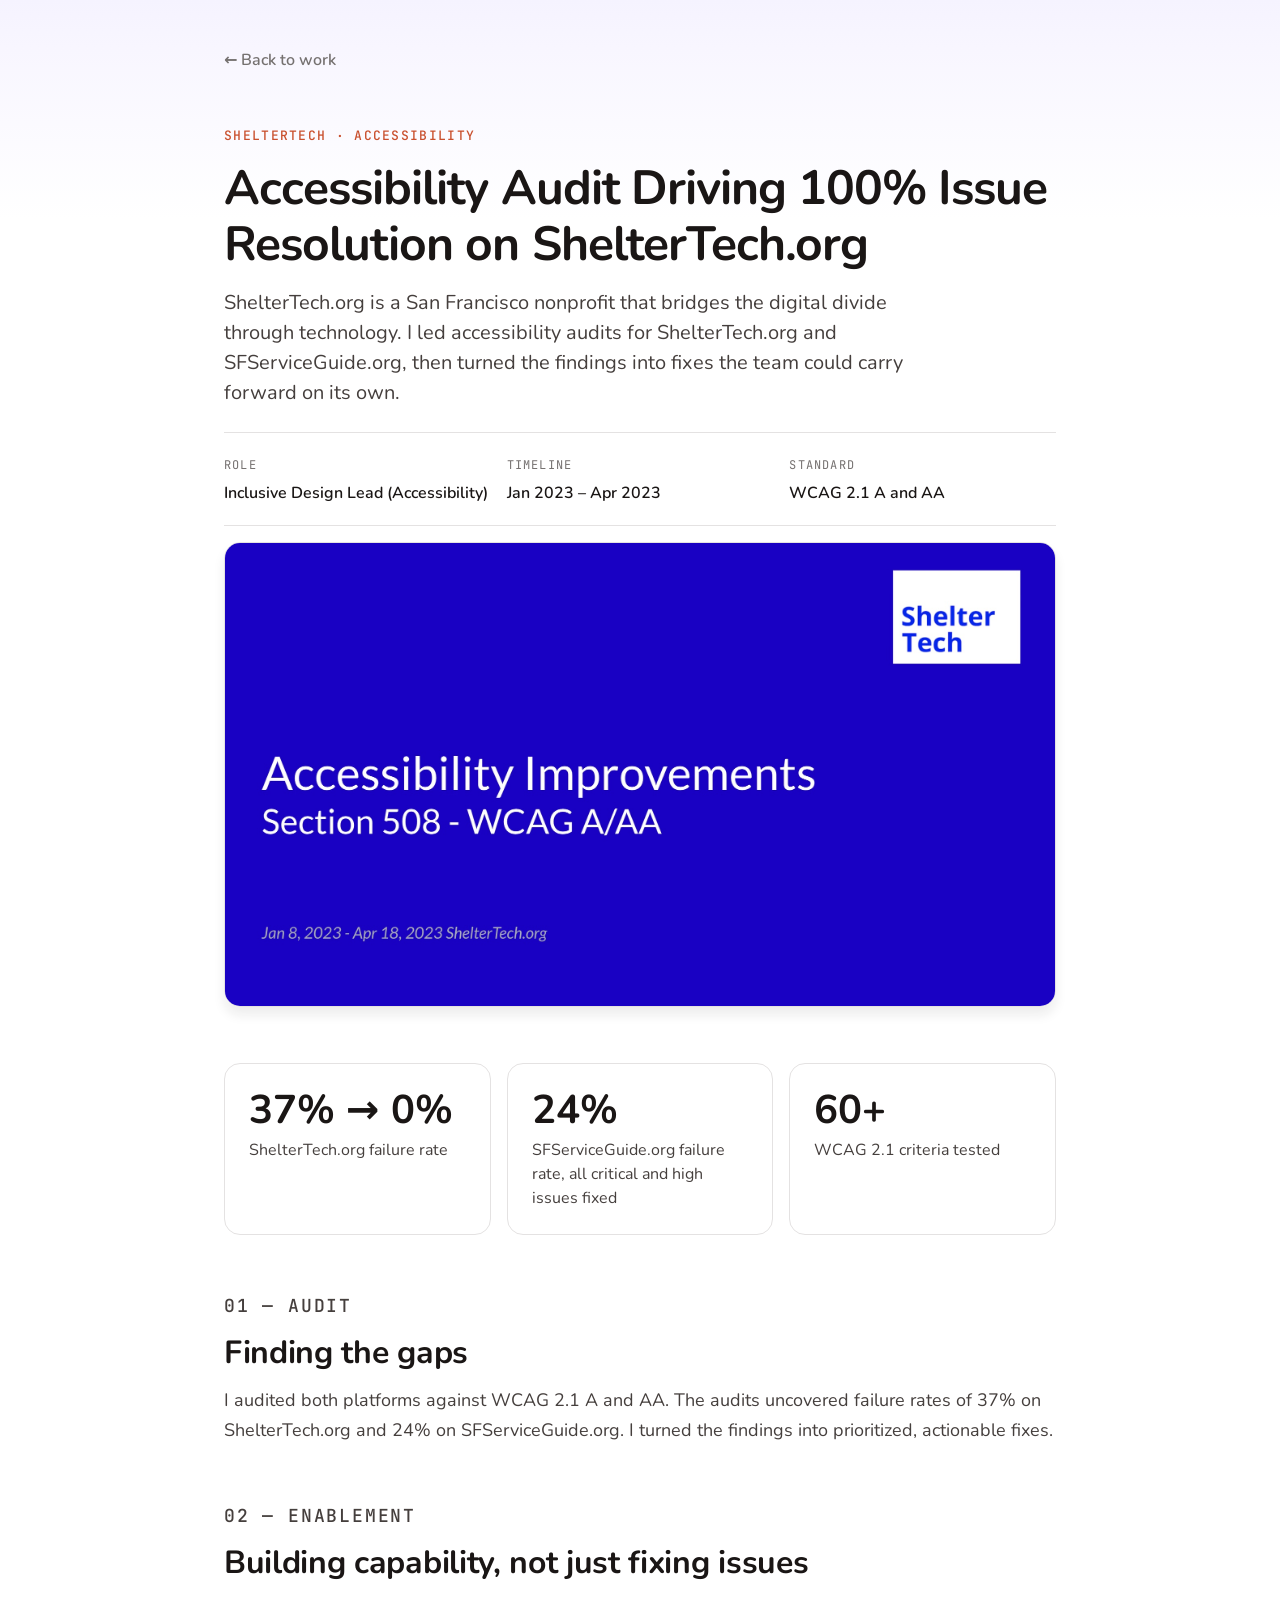
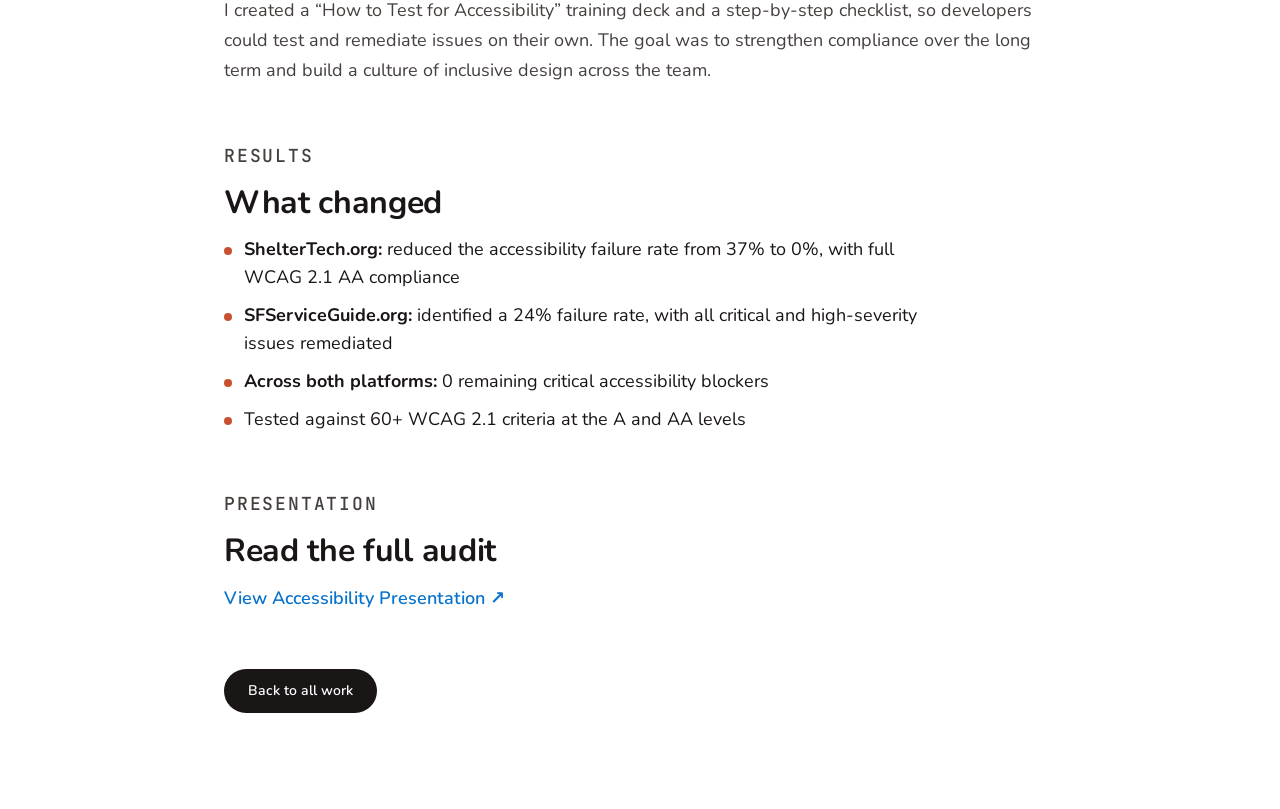
<file: shelter-tech-accessibility.html>
<!doctype html>
<html lang="en">
<head>
  <meta charset="utf-8">
  <meta name="viewport" content="width=device-width, initial-scale=1">
  <title>Accessibility Audit for ShelterTech.org — Dongyeon (Daniel) Seo</title>
  <meta name="description" content="ShelterTech accessibility audit: reduced failure rate from 37% to 0%.">
  <link rel="preconnect" href="https://fonts.googleapis.com">
  <link rel="preconnect" href="https://fonts.gstatic.com" crossorigin>
  <link href="https://fonts.googleapis.com/css2?family=JetBrains+Mono:wght@500&family=Nunito:wght@400;600;700&display=swap" rel="stylesheet">
  <link rel="stylesheet" href="../styles.css">
  <link rel="stylesheet" href="case-study.css">
</head>
<body>
  <main class="case">
    <a class="case__back" href="../index.html#work">← Back to work</a>

    <header class="case__hero">
      <p class="label">ShelterTech · Accessibility</p>
      <h1>Accessibility Audit Driving 100% Issue Resolution on ShelterTech.org</h1>
      <p class="case__lede">ShelterTech.org is a San Francisco nonprofit that bridges the digital divide through technology. I led accessibility audits for ShelterTech.org and SFServiceGuide.org, then turned the findings into fixes the team could carry forward on its own.</p>
      <dl class="case__meta">
        <div><dt>Role</dt><dd>Inclusive Design Lead (Accessibility)</dd></div>
        <div><dt>Timeline</dt><dd>Jan 2023 – Apr 2023</dd></div>
        <div><dt>Standard</dt><dd>WCAG 2.1 A and AA</dd></div>
      </dl>
      <img class="case__image" src="project-shelter.jpg" alt="ShelterTech accessibility improvements presentation cover" width="2048" height="1143">
    </header>

    <section class="case__stats" aria-label="Results">
      <div><p class="case__num">37% → 0%</p><p>ShelterTech.org failure rate</p></div>
      <div><p class="case__num">24%</p><p>SFServiceGuide.org failure rate, all critical and high issues fixed</p></div>
      <div><p class="case__num">60+</p><p>WCAG 2.1 criteria tested</p></div>
    </section>

    <section class="case__section case__section--wide">
      <p class="label">01 — Audit</p>
      <h2>Finding the gaps</h2>
      <p>I audited both platforms against WCAG 2.1 A and AA. The audits uncovered failure rates of 37% on ShelterTech.org and 24% on SFServiceGuide.org. I turned the findings into prioritized, actionable fixes.</p>
    </section>

    <section class="case__section case__section--wide">
      <p class="label">02 — Enablement</p>
      <h2>Building capability, not just fixing issues</h2>
      <p>I created a “How to Test for Accessibility” training deck and a step-by-step checklist, so developers could test and remediate issues on their own. The goal was to strengthen compliance over the long term and build a culture of inclusive design across the team.</p>
    </section>

    <section class="case__section case__section--list">
      <p class="label">Results</p>
      <h2>What changed</h2>
      <ul>
        <li><strong>ShelterTech.org:</strong> reduced the accessibility failure rate from 37% to 0%, with full WCAG 2.1 AA compliance</li>
        <li><strong>SFServiceGuide.org:</strong> identified a 24% failure rate, with all critical and high-severity issues remediated</li>
        <li><strong>Across both platforms:</strong> 0 remaining critical accessibility blockers</li>
        <li>Tested against 60+ WCAG 2.1 criteria at the A and AA levels</li>
      </ul>
    </section>

    <section class="case__section">
      <p class="label">Presentation</p>
      <h2>Read the full audit</h2>
      <p><a class="case__link" href="https://docs.google.com/presentation/d/1CZm1MpNeAOmPlZgdypxjzmTiUFgJpbVKEnMBL6CcCCc/edit?usp=sharing" target="_blank" rel="noopener">View Accessibility Presentation <span aria-hidden="true">↗</span></a></p>
    </section>

    <footer class="case__footer">
      <a class="btn btn--primary" href="../index.html#work">Back to all work</a>
    </footer>
  </main>
</body>
</html>
</file>
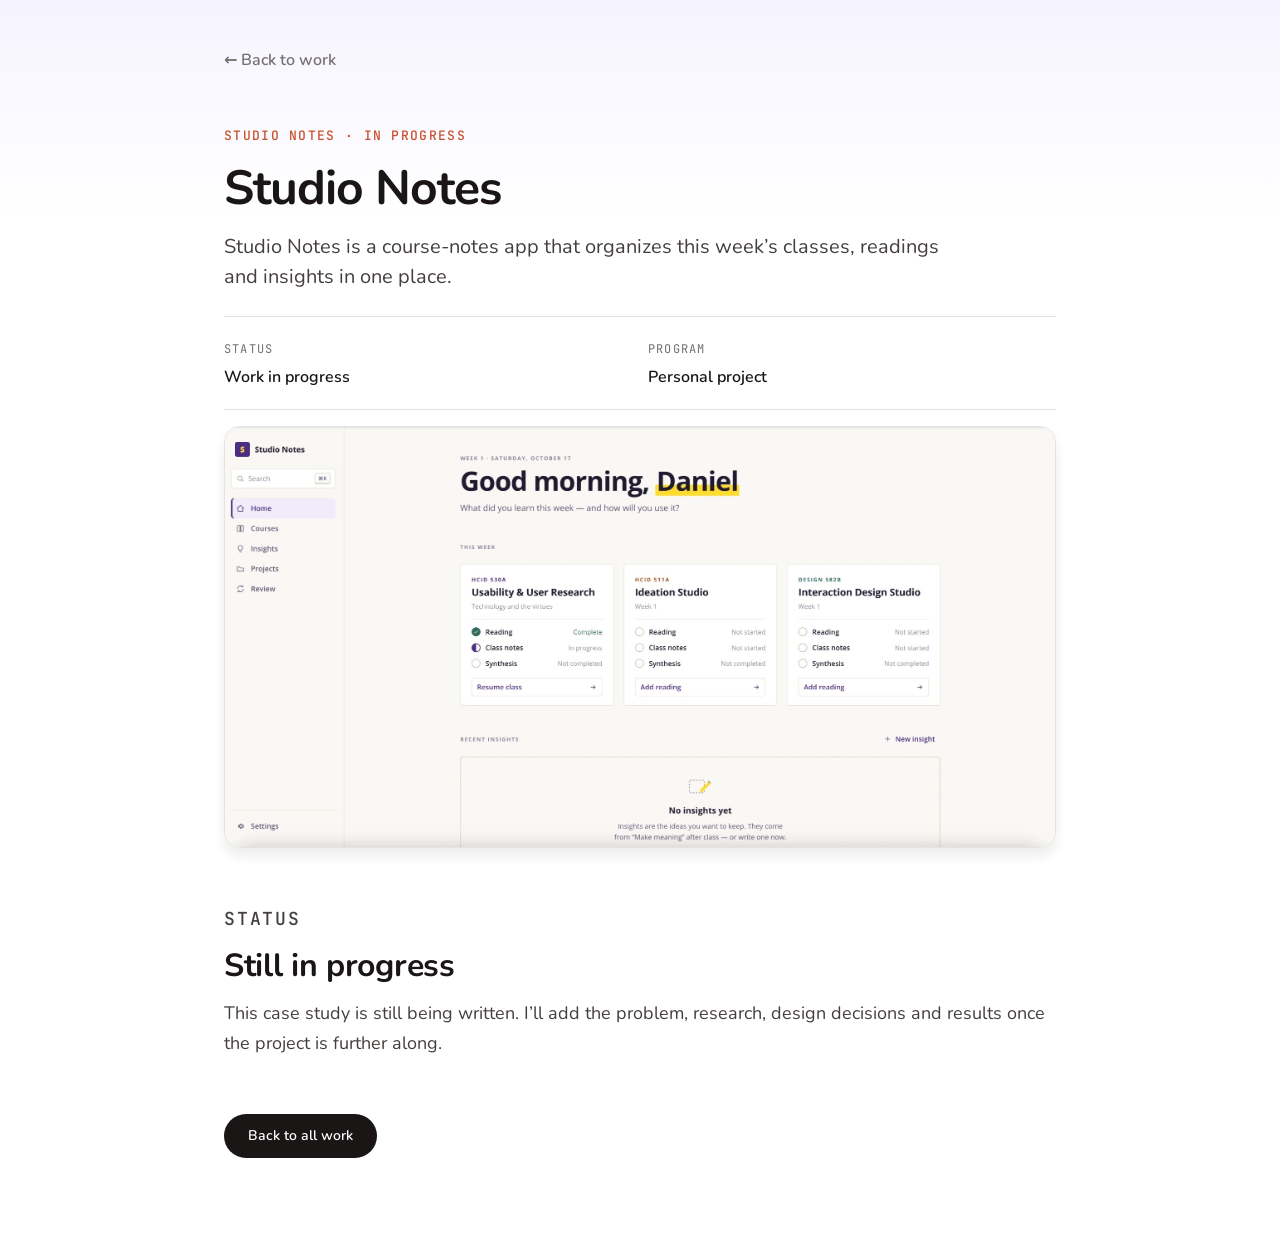
<file: studio-notes.html>
<!doctype html>
<html lang="en">
<head>
  <meta charset="utf-8">
  <meta name="viewport" content="width=device-width, initial-scale=1">
  <title>Studio Notes (In progress) — Dongyeon (Daniel) Seo</title>
  <meta name="description" content="Dell Premier Homepage Redesign: +9.9% average order value and +7.1% revenue per visit in 4 months.">
  <link rel="preconnect" href="https://fonts.googleapis.com">
  <link rel="preconnect" href="https://fonts.gstatic.com" crossorigin>
  <link href="https://fonts.googleapis.com/css2?family=JetBrains+Mono:wght@500&family=Nunito:wght@400;600;700&display=swap" rel="stylesheet">
  <link rel="stylesheet" href="../styles.css">
  <link rel="stylesheet" href="case-study.css">
</head>
<body>
  <main class="case">
    <a class="case__back" href="../index.html#work">← Back to work</a>

    <header class="case__hero">
      <p class="label">Studio Notes · In progress</p>
      <h1>Studio Notes</h1>
      <p class="case__lede">Studio Notes is a course-notes app that organizes this week’s classes, readings and insights in one place.</p>
      <dl class="case__meta">
        <div><dt>Status</dt><dd>Work in progress</dd></div>
        <div><dt>Program</dt><dd>Personal project</dd></div>
      </dl>
      <img class="case__image" src="project-studio-notes.jpg" alt="Studio Notes home screen showing this week’s courses and insights" width="2000" height="1011">
    </header>

    <section class="case__section case__section--wide">
      <p class="label">Status</p>
      <h2>Still in progress</h2>
      <p>This case study is still being written. I’ll add the problem, research, design decisions and results once the project is further along.</p>
    </section>

    <footer class="case__footer">
      <a class="btn btn--primary" href="../index.html#work">Back to all work</a>
    </footer>
  </main>
</body>
</html>
</file>
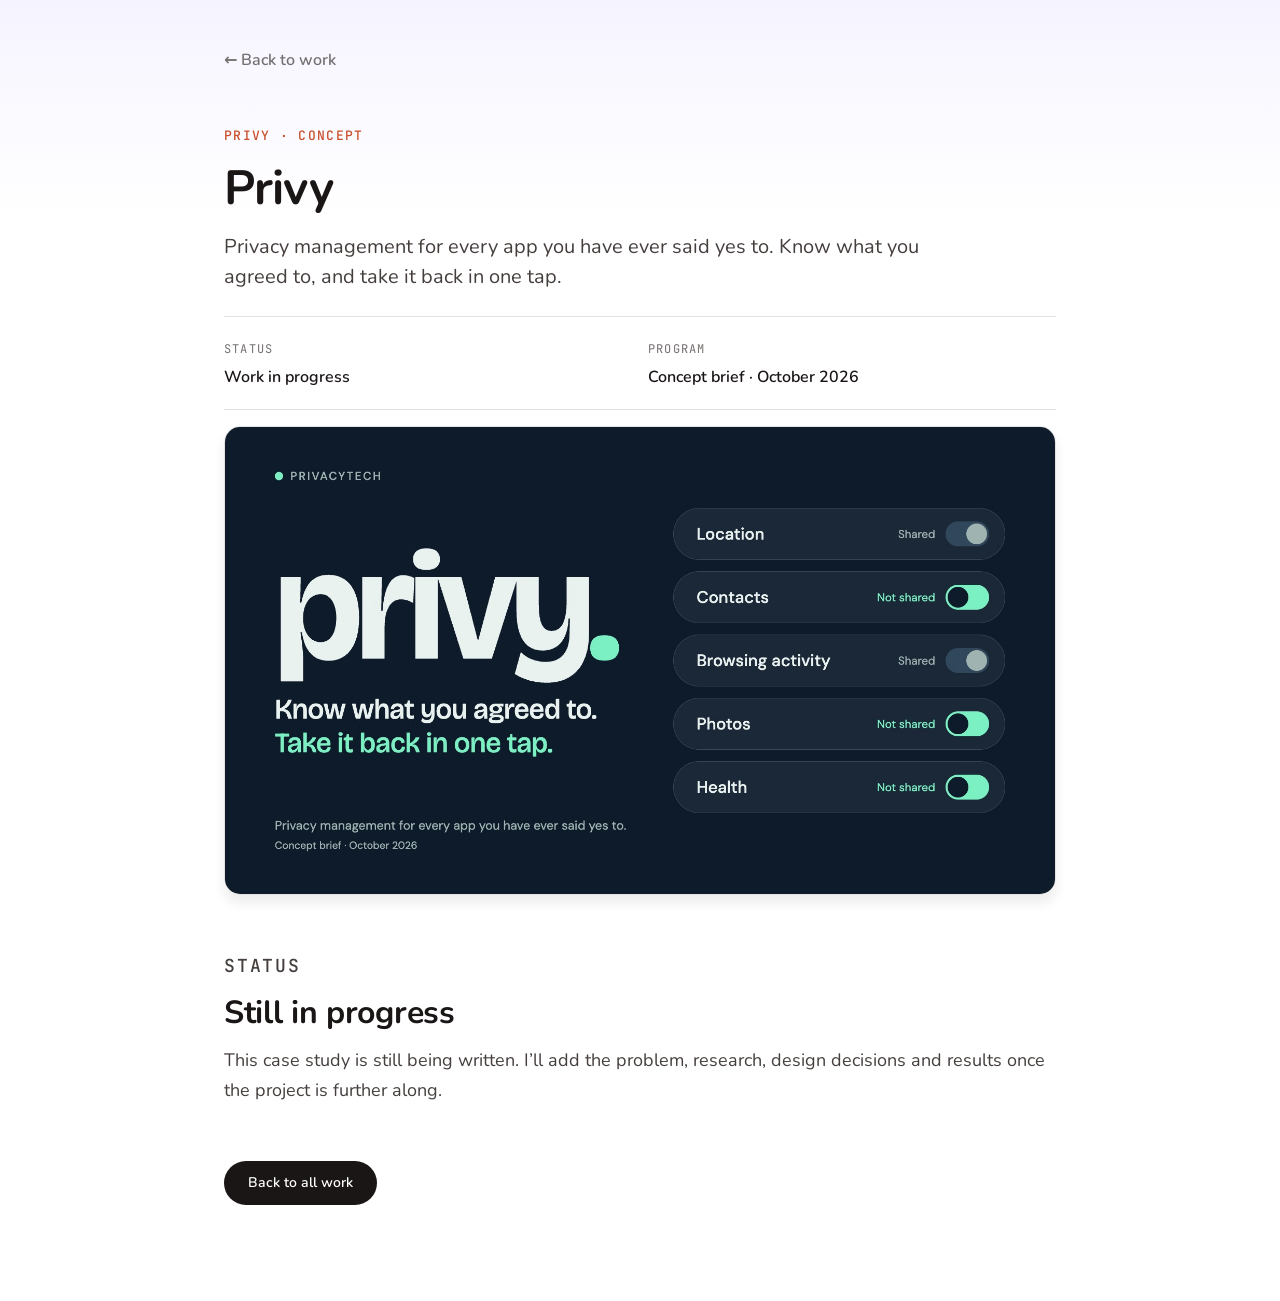
<file: work/privy.html>
<!doctype html>
<html lang="en">
<head>
  <meta charset="utf-8">
  <meta name="viewport" content="width=device-width, initial-scale=1">
  <title>Privy (Concept) — Dongyeon (Daniel) Seo</title>
  <meta name="description" content="Dell Premier Homepage Redesign: +9.9% average order value and +7.1% revenue per visit in 4 months.">
  <link rel="preconnect" href="https://fonts.googleapis.com">
  <link rel="preconnect" href="https://fonts.gstatic.com" crossorigin>
  <link href="https://fonts.googleapis.com/css2?family=JetBrains+Mono:wght@500&family=Nunito:wght@400;600;700&display=swap" rel="stylesheet">
  <link rel="stylesheet" href="../styles.css">
  <link rel="stylesheet" href="case-study.css">
</head>
<body>
  <main class="case">
    <a class="case__back" href="../index.html#work">← Back to work</a>

    <header class="case__hero">
      <p class="label">Privy · Concept</p>
      <h1>Privy</h1>
      <p class="case__lede">Privacy management for every app you have ever said yes to. Know what you agreed to, and take it back in one tap.</p>
      <dl class="case__meta">
        <div><dt>Status</dt><dd>Work in progress</dd></div>
        <div><dt>Program</dt><dd>Concept brief · October 2026</dd></div>
      </dl>
      <img class="case__image" src="project-privy.jpg" alt="Privy brand card: privacy controls for location, contacts, browsing, photos and health" width="1600" height="900">
    </header>

    <section class="case__section case__section--wide">
      <p class="label">Status</p>
      <h2>Still in progress</h2>
      <p>This case study is still being written. I’ll add the problem, research, design decisions and results once the project is further along.</p>
    </section>

    <footer class="case__footer">
      <a class="btn btn--primary" href="../index.html#work">Back to all work</a>
    </footer>
  </main>
</body>
</html>
</file>
<file: styles.css>
/* Design tokens — mirror the Figma variables in "Daniel's Portfolio" */
:root {
  color-scheme: light;
  --bg-canvas: #ffffff;
  --bg-sky: #9cc1e7;
  --bg-sky-light: #e2ecf5;
  --bg-surface: #ffffff;
  --bg-raised: #ffffff;
  --bg-subtle: #faf9fe;
  --bg-lavender: #f5f3ff;
  --border-default: #e4e2e2;
  --text-primary: #1a1615;
  --text-secondary: #453f3d;
  --text-muted: #757170;
  --text-inverse: #ffffff;
  --accent-orange: #c9502e;
  --accent-blue: #0972cb;
  --accent-blue-bright: #0972cb;

  --space-8: 8px;
  --space-12: 12px;
  --space-24: 24px;
  --radius-md: 16px;
  --radius-lg: 24px;
  --radius-pill: 999px;

  --shadow-window: 0 8px 24px rgba(26, 22, 21, 0.08);
  --shadow-card: 0 8px 12px rgba(26, 22, 21, 0.08);

  --font-sans: "Nunito", system-ui, sans-serif;
  --font-mono: "JetBrains Mono", ui-monospace, monospace;

  --panel-width: 460px;
  --ease: cubic-bezier(0.22, 1, 0.36, 1);
}

*, *::before, *::after { box-sizing: border-box; }
html { -webkit-text-size-adjust: 100%; }
body {
  margin: 0;
  background: var(--bg-canvas) linear-gradient(180deg, #f5f3ff 0, #f8f6ff 48px, #ffffff 220px) top / 100% 220px no-repeat;
  color: var(--text-primary);
  font-family: var(--font-sans);
  font-size: 16px;
  line-height: 24px;
}
img { display: block; max-width: 100%; }
a { color: inherit; text-decoration: none; }
ul { list-style: none; margin: 0; padding: 0; }
h1, h2, h3, p { margin: 0; }
button { font: inherit; color: inherit; }

:focus-visible { outline: 2px solid var(--accent-blue-bright); outline-offset: 2px; }

/* ---------- Layout shell ---------- */
.stage { min-height: 100vh; }
.window {
  display: flex;
  flex-direction: column;
  height: 100vh;
  height: 100dvh;
  overflow: hidden;
}



.chrome { flex-shrink: 0; }
.topbar { display: flex; justify-content: flex-end; align-items: center; gap: 12px; padding: 14px 20px 18px; }
.resume-link {
  padding: 10px 16px;
  border-radius: var(--radius-pill);
  font-weight: 600; font-size: 15px; line-height: 20px;
  color: var(--text-primary);
  white-space: nowrap;
}
.resume-link:hover { background: var(--bg-lavender); }
.resume-link:focus-visible { outline: 2px solid var(--accent-blue-bright); outline-offset: 2px; }

/* Summary button — modeled on the Policy Summary button */
.summary-btn {
  display: inline-flex;
  align-items: center;
  gap: 10px;
  padding: 6px 16px 6px 6px;
  background: var(--bg-surface);
  border: 1px solid var(--border-default);
  border-radius: 12px;
  box-shadow: var(--shadow-card);
  font-weight: 600;
  font-size: 15px;
  line-height: 20px;
  white-space: nowrap;
  cursor: pointer;
  transition: box-shadow 0.2s, transform 0.2s;
}
.summary-btn:hover { transform: translateY(-1px); }
.summary-btn__icon { width: 28px; height: 28px; display: grid; place-items: center; color: var(--text-primary); }
.summary-btn[aria-expanded="true"] { border-color: var(--accent-blue); box-shadow: 0 0 0 2px var(--accent-blue), var(--shadow-card); }

/* Floating nav pill, fixed at the bottom and centered over the page area */
.tabs {
  position: fixed;
  bottom: 24px;
  left: calc((100vw - var(--dock-offset, 0px)) / 2);
  transform: translateX(-50%);
  z-index: 15;
  transition: left 0.4s var(--ease);
  display: flex;
  align-items: center;
  gap: 6px;
  padding: 8px 14px 8px 10px;
  background: var(--bg-surface);
  border: 1px solid var(--border-default);
  border-radius: var(--radius-pill);
  box-shadow: 0 8px 24px rgba(26, 22, 21, 0.1);
  font-size: 17px;
  line-height: 24px;
  white-space: nowrap;
}
.tabs__me {
  display: inline-flex;
  align-items: center;
  gap: 10px;
  margin-right: 14px;
  padding: 2px 6px 2px 2px;
  border-radius: var(--radius-pill);
  font-weight: 700;
  font-size: 18px;
}
.tabs__me img { border-radius: 50%; }
.tabs a[data-tab] {
  padding: 6px 16px;
  border-radius: var(--radius-pill);
  color: var(--text-primary);
  transition: background 0.2s, color 0.2s;
}
.tabs a[data-tab]:hover { background: var(--bg-lavender); }
.tabs a[aria-current="true"] { background: var(--text-primary); color: var(--text-inverse); }

.content {
  display: flex;
  flex: 1;
  min-height: 0;
}
.is-init, .is-init * { transition: none !important; }

/* ---------- Page ---------- */
.page {
  flex: 1;
  min-width: 0;
  --gutter: 64px;
  padding: 0px var(--gutter) 128px;
  overflow-y: auto;
  scroll-behavior: smooth;
  display: flex;
  flex-direction: column;
  gap: 80px;
}
.page__heading { display: flex; flex-direction: column; align-items: center; text-align: center; gap: 8px; margin-bottom: 24px; }
.label {
  font-family: var(--font-mono);
  font-weight: 500;
  font-size: 13px;
  line-height: 16px;
  letter-spacing: 0.1em;
  text-transform: uppercase;
  color: var(--accent-orange);
}
h1 {
  font-weight: 700;
  font-size: 48px;
  line-height: 56px;
  letter-spacing: -0.02em;
}

.grid { display: grid; grid-template-columns: repeat(2, minmax(0, 1fr)); gap: 28px; }
.grid > li { display: flex; }

/* ---------- Card ---------- */
.card {
  position: relative;
  display: flex;
  flex-direction: column;
  gap: var(--space-12);
  width: 100%;
  padding: var(--space-8);
  background: var(--bg-surface);
  border: 1px solid var(--border-default);
  border-radius: var(--radius-md);
  box-shadow: var(--shadow-card);
  transition: transform 0.25s var(--ease), box-shadow 0.25s var(--ease);
}
.card:hover, .card:focus-within { transform: translateY(-2px); box-shadow: 0 12px 20px rgba(26, 22, 21, 0.12); }
.card__visual { aspect-ratio: 1920 / 1227; overflow: hidden; border-radius: 8px; background: var(--bg-sky-light); }
.card__visual { position: relative; }
/* Project images use the screenshot's natural 1920:1227 shape, so the whole screen shows and every card matches */
.card__visual { aspect-ratio: 1920 / 1227; height: auto; }
.card__visual--contain { background: #1602bb; }
.card__visual--contain.card__visual--dell { background: #1c2c3b; }
.card__visual--contain.card__visual--light { background: #fbf9fc; }
.card__visual--contain.card__visual--privy { background: #0e1b2b; }
.card__visual.card__visual--contain img { object-fit: contain; }
.card__visual img { width: 100%; height: 100%; object-fit: cover; }
.card__badge {
  position: absolute; top: 12px; right: 12px;
  display: inline-flex; align-items: center; gap: 6px;
  padding: 6px 12px;
  background: var(--bg-surface);
  color: var(--text-primary);
  border-radius: var(--radius-pill);
  box-shadow: var(--shadow-card);
  font-weight: 700; font-size: 13px; line-height: 16px;
}
.card__badge svg { color: var(--accent-orange); }
.card__visual--top img { object-position: top; }
.card__body { display: flex; flex-direction: column; gap: 8px; padding: 0 8px 8px; flex: 1; }
.card__meta { display: flex; align-items: center; justify-content: space-between; gap: 8px; flex-wrap: wrap; }
.company__link { display: inline-flex; align-items: center; gap: 6px; color: inherit; }
.card:has(.card__link:focus-visible) { outline: 2px solid var(--accent-blue-bright); outline-offset: 2px; }
.card__link:focus-visible { outline: none; }
.intro { font-size: 18px; line-height: 28px; color: var(--text-secondary); margin-top: -8px; }
.card__link::after { content: ""; position: absolute; inset: 0; border-radius: inherit; }
.card:has(.card__link):hover { cursor: pointer; }
.company__link:hover { text-decoration: underline; text-underline-offset: 3px; }
.ext-icon { flex-shrink: 0; color: var(--text-muted); }
.company { display: flex; align-items: center; gap: 10px; font-weight: 700; font-size: 18px; line-height: 26px; }
.card__title { font-weight: 700; font-size: 20px; line-height: 26px; letter-spacing: -0.01em; }
.card__title a::after { content: ""; position: absolute; inset: 0; border-radius: inherit; }
.card:has(.card__title a:focus-visible) { outline: 2px solid var(--accent-blue-bright); outline-offset: 2px; }
.card__title a:focus-visible { outline: none; }

/* Project card 1: metric-first layout */
.card__title { font-weight: 700; font-size: 24px; line-height: 30px; letter-spacing: -0.01em; }
.card__title .card__link { color: inherit; }
.card__metric { font-weight: 700; font-size: 28px; line-height: 34px; letter-spacing: -0.02em; color: var(--text-primary); }
.card__role { color: var(--text-muted); font-size: 15px; line-height: 21px; }
.card__desc { font-size: 15px; line-height: 22px; color: var(--text-secondary); }
.card__title-link { color: inherit; text-decoration: underline; text-decoration-color: var(--border-default); text-underline-offset: 3px; }
.card__title-link:hover { text-decoration-color: var(--text-primary); }
.chip--small { align-self: flex-start; font-size: 11px; line-height: 14px; padding: 4px 10px; letter-spacing: 0.08em; }


/* ---------- Chip + buttons ---------- */
.chip {
  display: inline-flex;
  align-items: center;
  gap: 8px;
  padding: 6px var(--space-12);
  background: var(--bg-raised);
  border: 1px solid var(--border-default);
  border-radius: var(--radius-pill);
  font-family: var(--font-mono);
  font-weight: 500;
  font-size: 13px;
  line-height: 16px;
  letter-spacing: 0.1em;
  text-transform: uppercase;
  color: var(--text-secondary);
  white-space: nowrap;
}
.chip--button { cursor: pointer; }
.chip--button:hover { background: var(--bg-lavender); }

.btn {
  display: inline-flex;
  align-items: center;
  justify-content: center;
  padding: var(--space-12) var(--space-24);
  border-radius: var(--radius-pill);
  font-weight: 600;
  font-size: 14px;
  line-height: 20px;
  transition: transform 0.2s;
}
.btn:hover { transform: translateY(-1px); }
.btn--primary { background: var(--text-primary); color: var(--text-inverse); }
.btn--secondary { background: var(--bg-raised); color: var(--text-primary); border: 1px solid var(--border-default); }

.section { scroll-margin-top: 16px; }
/* One continuous lavender-to-white fade across the testimonial, experience and connect sections */
.tint {
  margin: 0 calc(var(--gutter) * -1);
  padding: 96px var(--gutter) 48px;
  background: linear-gradient(180deg, #faf9fe 0%, #f3f0fc 100%);
}
.tint .section + .section { margin-top: 96px; }
.section:last-child { min-height: 0; } /* keeps the last section clear of the floating nav */
.section__head { display: flex; flex-direction: column; align-items: center; text-align: center; gap: 8px; margin-bottom: 28px; }
h2.section-title, .section__head h2 { font-weight: 700; font-size: 36px; line-height: 44px; letter-spacing: -0.02em; }

.quotes { display: grid; grid-template-columns: repeat(2, minmax(0, 1fr)); gap: 28px; }
.quote { margin: 0; display: flex; flex-direction: column; gap: 20px; padding: 24px; background: var(--bg-surface); border: 1px solid var(--border-default); border-radius: var(--radius-md); cursor: default; }
.quote blockquote { margin: 0; flex: 1; cursor: default; }
.quote p { font-size: 18px; line-height: 28px; color: var(--text-secondary); }
.quote__highlight {
  background: none;
  color: var(--text-primary);
  font-weight: 700;
  font-size: 20px;
  line-height: 30px;
  cursor: default;
}
.quote figcaption { display: flex; flex-direction: column; }
.quote figcaption span { color: var(--text-muted); font-size: 14px; line-height: 20px; }

.timeline { display: flex; flex-direction: column; max-width: 720px; margin: 0 auto; background: var(--bg-surface); border: 1px solid var(--border-default); border-radius: var(--radius-md); }
.timeline li { display: grid; grid-template-columns: 160px 1fr; gap: 16px; padding: 18px 24px; }
.timeline li + li { border-top: 1px solid var(--border-default); }
.timeline__when { font-family: var(--font-mono); font-weight: 500; font-size: 13px; line-height: 24px; letter-spacing: 0.1em; text-transform: uppercase; color: var(--text-muted); }
.timeline__role { font-weight: 700; font-size: 18px; line-height: 24px; }
.timeline__org { color: var(--text-muted); }

#connect { text-align: center; display: flex; flex-direction: column; align-items: center; }
.connect__text { max-width: 560px; font-size: 20px; line-height: 30px; color: var(--text-secondary); }
.connect__sign { margin-top: 16px; font-weight: 700; }
#connect .ctas { margin-top: 28px; justify-content: center; }

/* ---------- Summary panel ---------- */
.panel {
  flex-shrink: 0;
  width: 0;
  overflow: hidden;
  background: var(--bg-subtle);
  border-left: 0 solid var(--border-default);
  transition: width 0.4s var(--ease);
}
.content.is-open .panel { width: var(--panel-width); border-left-width: 1px; }
.panel__inner {
  width: var(--panel-width);
  height: 100%;
  overflow-y: auto;
  padding: 20px 24px;
  display: flex;
  flex-direction: column;
  gap: 12px;
  opacity: 0;
  transform: translateX(24px);
  transition: opacity 0.3s ease, transform 0.4s var(--ease);
}
.content.is-open .panel__inner { opacity: 1; transform: none; transition-delay: 0.08s; }

.panel__header { display: flex; align-items: center; gap: 12px; }
.panel__header h2 { font-weight: 700; font-size: 28px; line-height: 34px; letter-spacing: -0.01em; }
.panel__header h2:focus { outline: none; }
.panel__close {
  margin-left: auto;
  width: 36px; height: 36px;
  display: grid; place-items: center;
  background: none; border: 0; border-radius: 50%;
  font-weight: 700; font-size: 28px; line-height: 1;
  color: var(--text-muted);
  cursor: pointer;
}
.panel__close:hover { background: var(--border-default); color: var(--text-primary); }

.profile { display: flex; align-items: center; gap: 12px; }
.profile img { border-radius: 50%; }
.profile__name { font-weight: 700; font-size: 20px; line-height: 26px; letter-spacing: -0.01em; }
.profile__role { color: var(--text-muted); }

.box {
  display: flex;
  flex-direction: column;
  gap: 8px;
  padding: 14px;
  background: var(--bg-surface);
  border: 1px solid var(--border-default);
  border-radius: var(--radius-md);
}
.box > p { color: var(--text-secondary); }
.rows { display: flex; flex-direction: column; gap: 8px; }
/* Key accomplishments as stat rows: big number, then the result and its project */
.stat-list { display: flex; flex-direction: column; gap: 16px; }
.stat { display: flex; flex-direction: column; gap: 2px; }
.stat__num { font-weight: 700; font-size: 28px; line-height: 1.1; letter-spacing: -0.01em; color: var(--text-primary); }
.stat__text { font-size: 15px; line-height: 21px; color: var(--text-primary); margin-top: 2px; }
.stat__src { font-size: 13px; line-height: 18px; color: var(--text-muted); }
.rows li { display: flex; align-items: center; gap: 12px; justify-content: space-between; }
.rows li > span:first-child { flex: 1; min-width: 0; }
.chips { display: flex; flex-wrap: wrap; gap: 8px; }
/* Skills grouped by type, as plain text rather than chips */
.skill-groups { display: flex; flex-direction: column; gap: 10px; }
.skill-group { display: flex; flex-direction: column; gap: 2px; }
.skill-group__label { font-family: var(--font-mono); font-size: 12px; line-height: 16px; letter-spacing: 0.1em; text-transform: uppercase; color: var(--text-muted); }
.skill-group__items { font-size: 15px; line-height: 21px; color: var(--text-primary); }
.ctas { display: flex; gap: 12px; flex-wrap: wrap; }

/* Staggered reveal: each element fades and rises in with its own delay (--d) */
.panel__inner .reveal { opacity: 0; }
.panel__inner.is-scanning .reveal { animation: reveal 0.55s var(--ease) var(--d, 0s) both; }
@keyframes reveal { from { opacity: 0; transform: translateY(12px); } to { opacity: 1; transform: none; } }

/* ---------- Responsive ---------- */
@media (max-width: 900px) {
  html { scroll-behavior: smooth; }
  .window { height: auto; min-height: 100vh; overflow: visible; }
  .chrome { position: sticky; top: 0; z-index: 5; }
  .topbar { padding: 10px 12px; }
  .tabs { left: 50%; bottom: 16px; max-width: calc(100vw - 24px); overflow-x: auto; font-size: 15px; gap: 2px; transition: none; }
  .tabs__me { margin-right: 6px; }
  .tabs a[data-tab] { padding: 6px 12px; }
  .content { flex-direction: column; }
  .page { --gutter: 20px; padding: 28px var(--gutter) 100px; overflow: visible; gap: 56px; }
  .quotes { grid-template-columns: 1fr; }
  .timeline li { grid-template-columns: 1fr; gap: 2px; }
  .section { scroll-margin-top: 72px; }
  .tint { padding: 64px var(--gutter) 32px; }
  h1 { font-size: 34px; line-height: 40px; }
  .grid { grid-template-columns: 1fr; }
  /* panel becomes a right-hand sheet */
  .panel {
    position: fixed; top: 0; right: 0; bottom: 0; z-index: 20;
    width: min(var(--panel-width), 100%);
    border-left-width: 1px;
    box-shadow: -12px 0 32px rgba(26, 22, 21, 0.16);
    transform: translateX(100%);
    visibility: hidden;
    transition: transform 0.4s var(--ease), visibility 0s 0.4s;
  }
  .content.is-open .panel { width: min(var(--panel-width), 100%); transform: none; visibility: visible; transition-delay: 0s; }
  .panel__inner { width: 100%; opacity: 1; transform: none; }
}

@media (max-width: 480px) {
  .tabs__name { display: none; }
}

@media (prefers-reduced-motion: reduce) {
  *, *::before, *::after { transition-duration: 0.01ms !important; animation-duration: 0.01ms !important; }
  .page, html { scroll-behavior: auto !important; }
}





/* Summary avatar: the animated Daniel icon, looping and muted */
.avatar-video { display: block; width: 100%; height: 100%; object-fit: cover; border-radius: 50%; }
.profile .avatar-video { width: 56px; height: 56px; }
</file>
<file: case-study.css>
/* Case study page, styled to match the portfolio */
.case { max-width: 880px; margin: 0 auto; padding: 48px 24px 96px; display: flex; flex-direction: column; gap: 56px; }
.case__back { font-weight: 600; color: var(--text-muted); }
.case__back:hover { color: var(--text-primary); }
.case__hero { display: flex; flex-direction: column; gap: 16px; }
.case__hero h1 { font-size: 48px; line-height: 56px; letter-spacing: -0.02em; font-weight: 700; }
.case__lede { font-size: 20px; line-height: 30px; color: var(--text-secondary); max-width: 720px; }
.case__meta { display: grid; grid-template-columns: repeat(auto-fit, minmax(170px, 1fr)); gap: 16px; margin: 8px 0 0; padding: 20px 0; border-top: 1px solid var(--border-default); border-bottom: 1px solid var(--border-default); }
.case__meta dt { font-family: var(--font-mono); font-size: 12px; letter-spacing: 0.1em; text-transform: uppercase; color: var(--text-muted); margin-bottom: 4px; }
.case__meta dd { margin: 0; font-weight: 600; }
.case__meta a { color: var(--accent-blue); }
.case__image { width: 100%; height: auto; border-radius: var(--radius-md); border: 1px solid var(--border-default); box-shadow: var(--shadow-card); }
.case__stats { display: grid; grid-template-columns: repeat(3, minmax(0, 1fr)); gap: 16px; }
.case__stats > div { padding: 24px; background: var(--bg-surface); border: 1px solid var(--border-default); border-radius: var(--radius-md); }
.case__num { font-weight: 700; font-size: 40px; line-height: 1.1; color: var(--text-primary); }
.case__stats p:last-child { color: var(--text-secondary); margin-top: 6px; }
.case__section { display: flex; flex-direction: column; gap: 12px; max-width: 720px; }
.case__section h2 { font-size: 32px; line-height: 40px; letter-spacing: -0.01em; font-weight: 700; }
.case__section p { font-size: 18px; line-height: 30px; color: var(--text-secondary); }
.case__section--list ul { display: flex; flex-direction: column; gap: 10px; }
.case__section--list li { font-size: 18px; line-height: 28px; padding-left: 20px; position: relative; color: var(--text-primary); }
.case__section--list li::before { content: ""; position: absolute; left: 0; top: 12px; width: 8px; height: 8px; border-radius: 50%; background: var(--accent-orange); }
.case__footer { display: flex; }
@media (max-width: 720px) {
  .case__hero h1 { font-size: 34px; line-height: 40px; }
  .case__meta, .case__stats { grid-template-columns: 1fr; }
  .case__section h2 { font-size: 26px; line-height: 32px; }
}
.case__list { display: flex; flex-direction: column; gap: 10px; padding-left: 0; margin: 0; list-style: none; }
.case__list li { position: relative; padding-left: 20px; font-size: 17px; line-height: 26px; color: var(--text-secondary); }
.case__list li::before { content: ""; position: absolute; left: 0; top: 10px; width: 7px; height: 7px; border-radius: 50%; background: var(--accent-orange); }
.case__list strong { color: var(--text-primary); }

.case__section--wide { max-width: none; }
.artifact-grid { display: grid; grid-template-columns: repeat(2, minmax(0, 1fr)); gap: 20px; }
.artifact { margin: 0; display: flex; flex-direction: column; gap: 8px; }
.artifact img { width: 100%; height: auto; max-height: 520px; object-fit: contain; object-position: top; background: var(--bg-surface); border: 1px solid var(--border-default); border-radius: var(--radius-md); }
.artifact figcaption { font-size: 14px; line-height: 20px; color: var(--text-muted); }
@media (max-width: 720px) { .artifact-grid { grid-template-columns: 1fr; } }
.case__sub { font-size: 16px; line-height: 26px; color: var(--text-muted); }
.artifact-grid--compare { align-items: start; }
.artifact--tall img { max-height: none; object-fit: cover; object-position: top; }
.case__link { color: var(--accent-blue); font-weight: 600; }
.case__link:hover { text-decoration: underline; text-underline-offset: 3px; }
</file>
<file: work/case-study.css>
/* Case study page, styled to match the portfolio */
.case { max-width: 880px; margin: 0 auto; padding: 48px 24px 96px; display: flex; flex-direction: column; gap: 56px; }
.case__back { font-weight: 600; color: var(--text-muted); }
.case__back:hover { color: var(--text-primary); }
.case__hero { display: flex; flex-direction: column; gap: 16px; }
.case__hero h1 { font-size: 48px; line-height: 56px; letter-spacing: -0.02em; font-weight: 700; }
.case__lede { font-size: 20px; line-height: 30px; color: var(--text-secondary); max-width: 720px; }
.case__meta { display: grid; grid-template-columns: repeat(auto-fit, minmax(170px, 1fr)); gap: 16px; margin: 8px 0 0; padding: 20px 0; border-top: 1px solid var(--border-default); border-bottom: 1px solid var(--border-default); }
.case__meta dt { font-family: var(--font-mono); font-size: 12px; letter-spacing: 0.1em; text-transform: uppercase; color: var(--text-muted); margin-bottom: 4px; }
.case__meta dd { margin: 0; font-weight: 600; }
.case__meta a { color: var(--accent-blue); }
.case__image { width: 100%; height: auto; border-radius: var(--radius-md); border: 1px solid var(--border-default); box-shadow: var(--shadow-card); }
.case__stats { display: grid; grid-template-columns: repeat(3, minmax(0, 1fr)); gap: 16px; }
.case__stats > div { padding: 24px; background: var(--bg-surface); border: 1px solid var(--border-default); border-radius: var(--radius-md); }
.case__num { font-weight: 700; font-size: 40px; line-height: 1.1; color: var(--text-primary); }
.case__stats p:last-child { color: var(--text-secondary); margin-top: 6px; }
.case__section { display: flex; flex-direction: column; gap: 12px; max-width: 720px; }
.case__section h2 { font-size: 32px; line-height: 40px; letter-spacing: -0.01em; font-weight: 700; }
.case__section p { font-size: 18px; line-height: 30px; color: var(--text-secondary); }
.case__section--list ul { display: flex; flex-direction: column; gap: 10px; }
.case__section--list li { font-size: 18px; line-height: 28px; padding-left: 20px; position: relative; color: var(--text-primary); }
.case__section--list li::before { content: ""; position: absolute; left: 0; top: 12px; width: 8px; height: 8px; border-radius: 50%; background: var(--accent-orange); }
.case__footer { display: flex; }
@media (max-width: 720px) {
  .case__hero h1 { font-size: 34px; line-height: 40px; }
  .case__meta, .case__stats { grid-template-columns: 1fr; }
  .case__section h2 { font-size: 26px; line-height: 32px; }
}
.case__list { display: flex; flex-direction: column; gap: 10px; padding-left: 0; margin: 0; list-style: none; }
.case__list li { position: relative; padding-left: 20px; font-size: 17px; line-height: 26px; color: var(--text-secondary); }
.case__list li::before { content: ""; position: absolute; left: 0; top: 10px; width: 7px; height: 7px; border-radius: 50%; background: var(--accent-orange); }
.case__list strong { color: var(--text-primary); }

.case__section--wide { max-width: none; }
.artifact-grid { display: grid; grid-template-columns: repeat(2, minmax(0, 1fr)); gap: 20px; }
.artifact { margin: 0; display: flex; flex-direction: column; gap: 8px; }
.artifact img { width: 100%; height: auto; max-height: 520px; object-fit: contain; object-position: top; background: var(--bg-surface); border: 1px solid var(--border-default); border-radius: var(--radius-md); }
.artifact figcaption { font-size: 14px; line-height: 20px; color: var(--text-muted); }
@media (max-width: 720px) { .artifact-grid { grid-template-columns: 1fr; } }
.case__sub { font-size: 16px; line-height: 26px; color: var(--text-muted); }
.artifact-grid--compare { align-items: start; }
.artifact--tall img { max-height: none; object-fit: cover; object-position: top; }
.case__link { color: var(--accent-blue); font-weight: 600; }
.case__link:hover { text-decoration: underline; text-underline-offset: 3px; }
</file>
